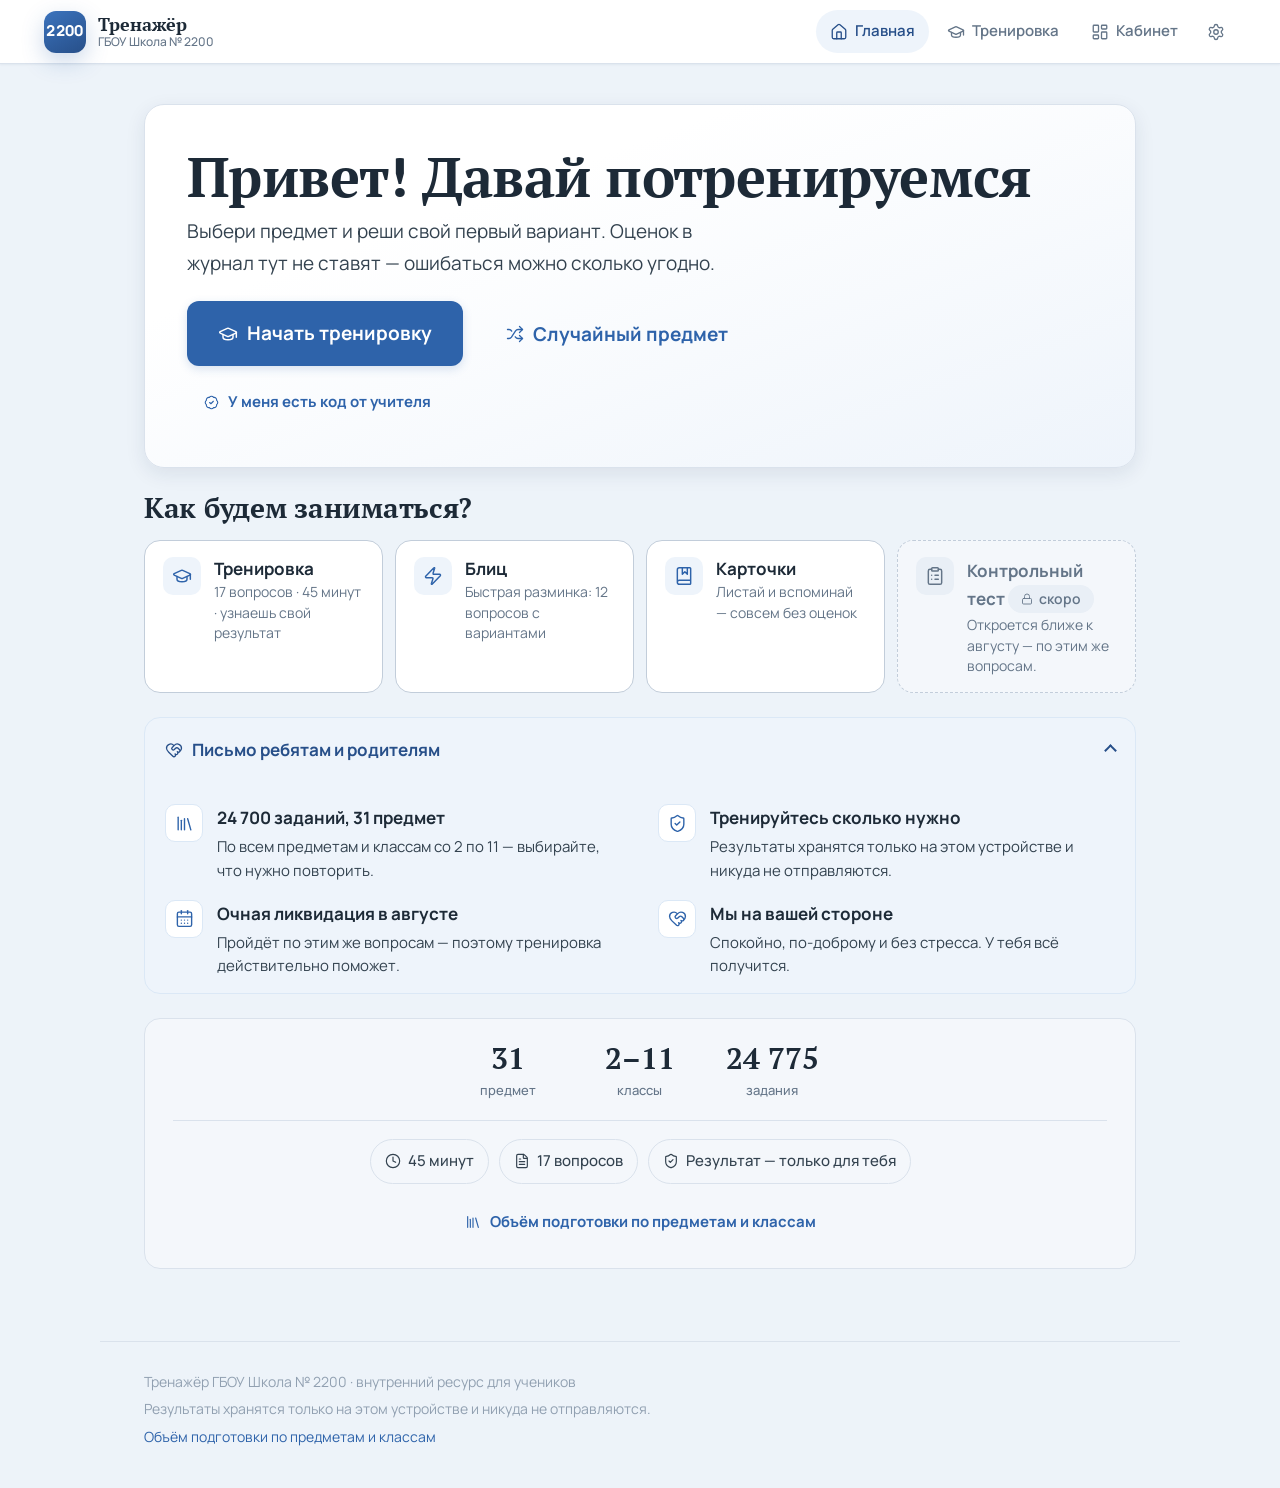
<file: index.html>
<!DOCTYPE html>
<html lang="ru">
<head>
<meta charset="UTF-8">
<meta name="viewport" content="width=device-width, initial-scale=1.0, viewport-fit=cover">
<meta name="theme-color" content="#2E63AA">
<meta name="description" content="Тренажёр ГБОУ Школа № 2200 — спокойная подготовка к ликвидации академической задолженности. 31 предмет, 2–11 классы, более 24 700 заданий.">
<title>Тренажёр · ГБОУ Школа № 2200</title>
<link rel="manifest" href="manifest.webmanifest">
<link rel="icon" type="image/png" href="assets/icons/favicon-64.png">
<link rel="apple-touch-icon" href="assets/icons/apple-touch-icon-180.png">
<meta name="apple-mobile-web-app-capable" content="yes">
<meta name="apple-mobile-web-app-title" content="Тренажёр 2200">
<meta property="og:type" content="website">
<meta property="og:title" content="Тренажёр · ГБОУ Школа № 2200">
<meta property="og:description" content="Спокойная подготовка к ликвидации академической задолженности: 31 предмет, 2–11 классы, более 24 700 заданий.">
<meta property="og:image" content="assets/icons/icon-512.png">
<link rel="stylesheet" href="assets/katex/katex.min.css">
<link rel="stylesheet" href="css/ds.css">
<link rel="stylesheet" href="css/app.css">
</head>
<body>
  <header class="appbar" id="appbar">
    <a class="brand" href="#/" data-link aria-label="Тренажёр, на главную">
      <span class="brand__badge">2200</span>
      <span class="brand__words">
        <span class="brand__name">Тренажёр</span>
        <span class="brand__sub">ГБОУ Школа № 2200</span>
      </span>
    </a>
    <nav class="appnav" id="appnav"></nav>
  </header>

  <main id="app" class="app-main"><!-- views render here --></main>

  <footer class="appfoot" id="appfoot">
    <span>Тренажёр ГБОУ Школа № 2200 · внутренний ресурс для учеников</span>
    <span class="appfoot__note">Результаты хранятся только на этом устройстве и никуда не отправляются.</span>
    <span><a href="#/scope">Объём подготовки по предметам и классам</a></span>
  </footer>

  <script defer src="assets/katex/katex.min.js"></script>
  <script defer src="assets/qrcode.js"></script>
  <script defer src="js/icons.js"></script>
  <script defer src="js/store.js"></script>
  <script defer src="js/engine.js"></script>
  <script defer src="js/app.js"></script>
</body>
</html>
</file>
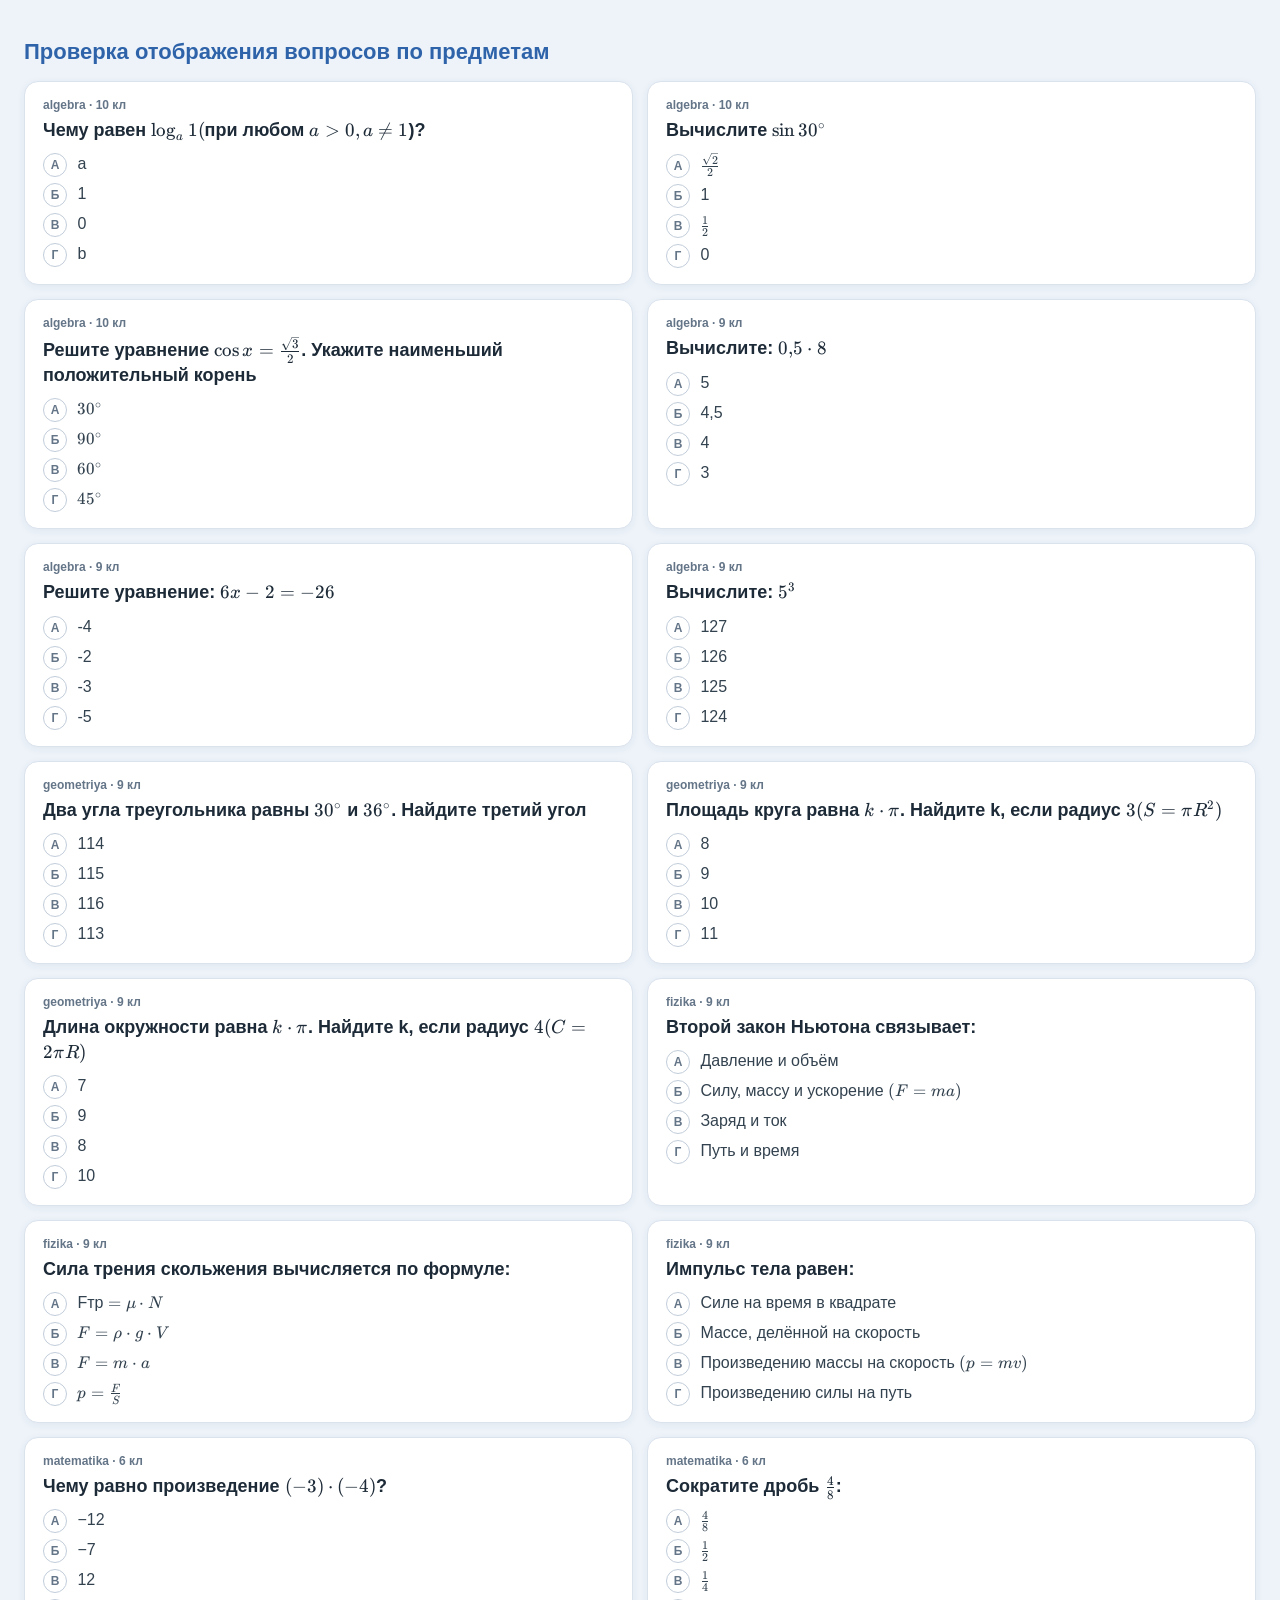
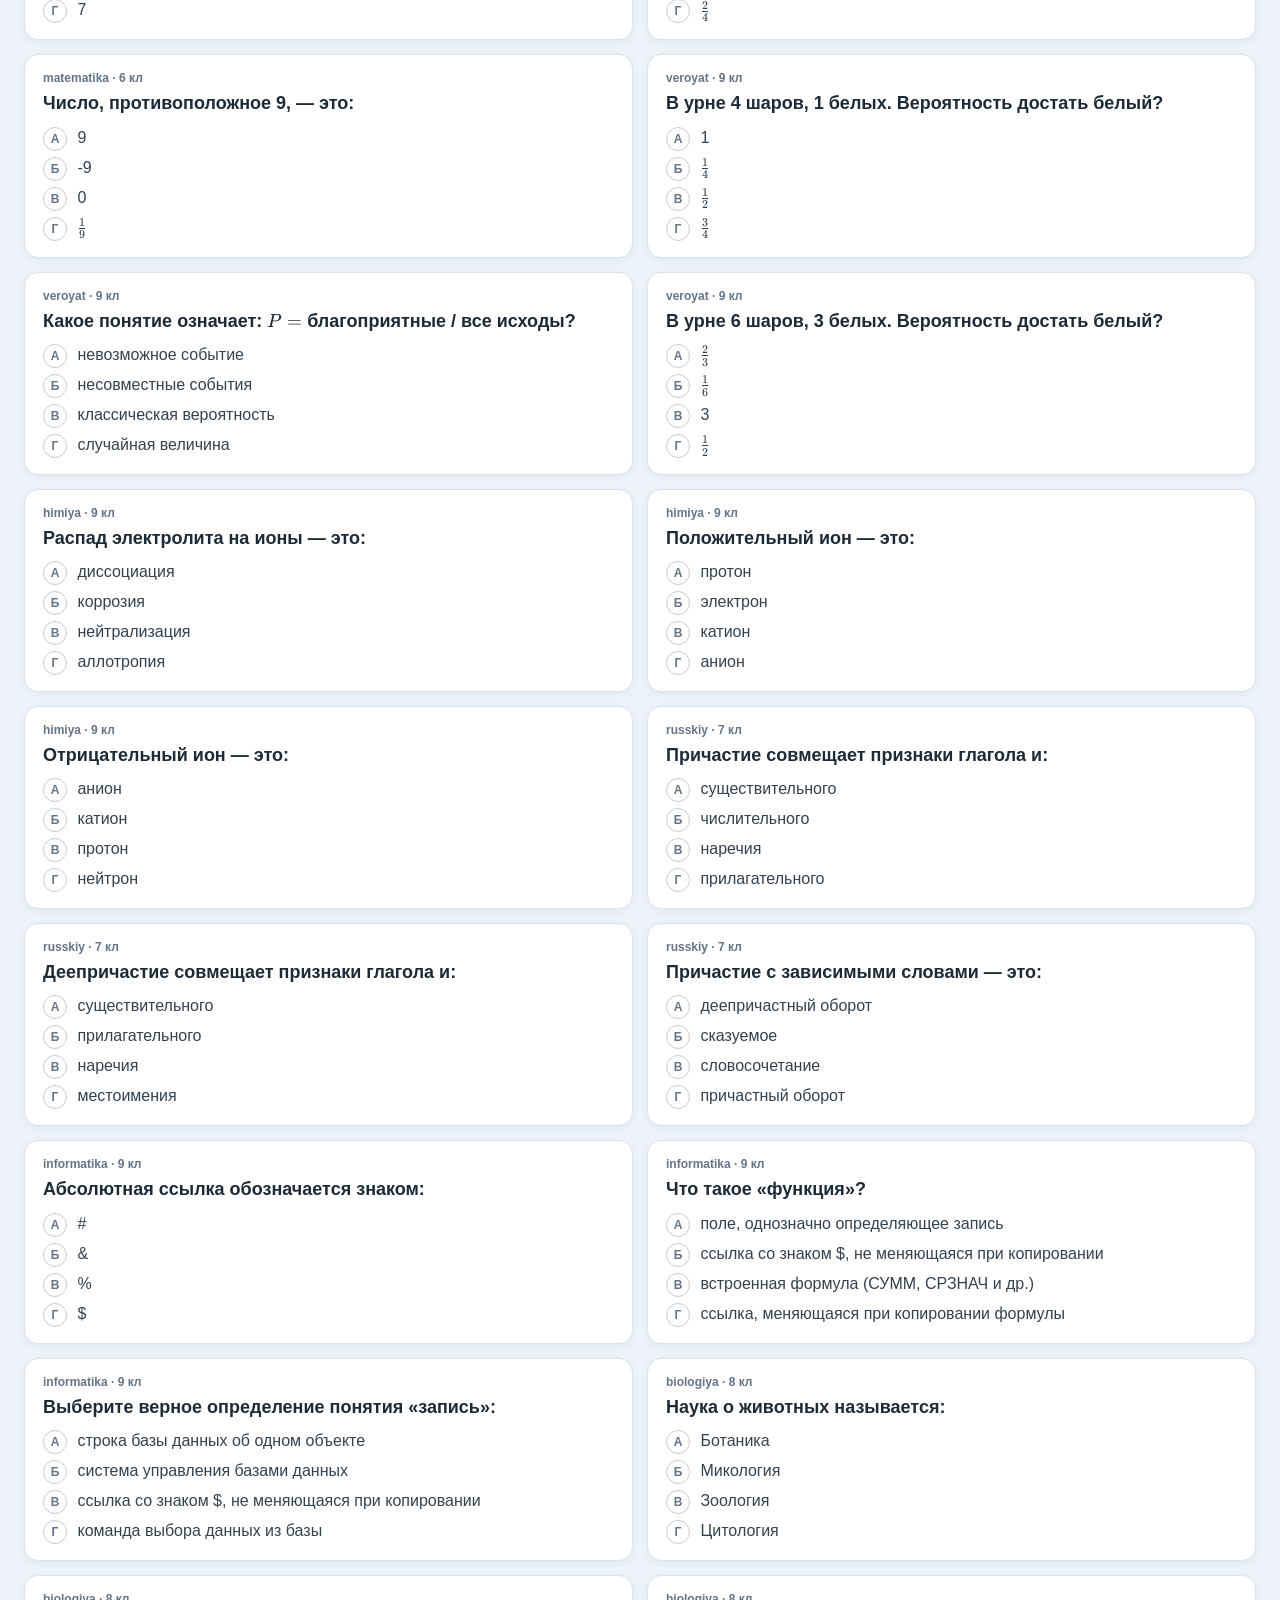
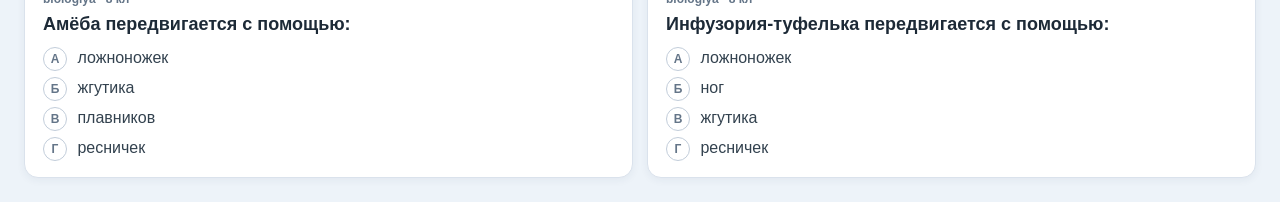
<file: _gallery.html>
<!DOCTYPE html><html lang="ru"><head><meta charset="UTF-8"><meta name="viewport" content="width=device-width,initial-scale=1"><link rel="stylesheet" href="assets/katex/katex.min.css"><title>Галерея отображения</title><style>body{font-family:-apple-system,Segoe UI,Roboto,Arial,sans-serif;background:#EDF3F9;color:#1D2A37;margin:0;padding:24px}h1{font-size:22px;color:#2E63AA}.grid{display:grid;grid-template-columns:repeat(auto-fill,minmax(420px,1fr));gap:14px;margin-top:16px}.card{background:#fff;border:1px solid #DAE2EC;border-radius:14px;padding:16px 18px;box-shadow:0 2px 8px rgba(27,48,80,.06)}.tag{font-size:12px;color:#647588;font-weight:600;margin-bottom:6px}.q{font-size:18px;font-weight:600;line-height:1.4}.opts{margin-top:10px;display:flex;flex-direction:column;gap:6px}.opt{font-size:16px;color:#33424F}.let{display:inline-grid;place-items:center;width:22px;height:22px;border:1.5px solid #C2CDDA;border-radius:999px;font-size:12px;font-weight:700;color:#647588;margin-right:6px}.katex{font-size:1.05em}</style></head><body><h1>Проверка отображения вопросов по предметам</h1><div class="grid"><div class="card"><div class="tag">algebra · 10 кл</div><div class="q">Чему равен <span class="katex"><span class="katex-mathml"><math xmlns="http://www.w3.org/1998/Math/MathML"><semantics><mrow><msub><mrow><mi>log</mi><mo>⁡</mo></mrow><mi>a</mi></msub><mn>1</mn><mo stretchy="false">(</mo></mrow><annotation encoding="application/x-tex">\log_{a} 1 (</annotation></semantics></math></span><span class="katex-html" aria-hidden="true"><span class="base"><span class="strut" style="height:1em;vertical-align:-0.25em;"></span><span class="mop"><span class="mop">lo<span style="margin-right:0.0139em;">g</span></span><span class="msupsub"><span class="vlist-t vlist-t2"><span class="vlist-r"><span class="vlist" style="height:0.0573em;"><span style="top:-2.4559em;margin-right:0.05em;"><span class="pstrut" style="height:2.7em;"></span><span class="sizing reset-size6 size3 mtight"><span class="mord mtight"><span class="mord mathnormal mtight">a</span></span></span></span></span><span class="vlist-s">​</span></span><span class="vlist-r"><span class="vlist" style="height:0.2441em;"><span></span></span></span></span></span></span><span class="mspace" style="margin-right:0.1667em;"></span><span class="mord">1</span><span class="mopen">(</span></span></span></span>при любом <span class="katex"><span class="katex-mathml"><math xmlns="http://www.w3.org/1998/Math/MathML"><semantics><mrow><mi>a</mi><mo>&gt;</mo><mn>0</mn><mo separator="true">,</mo><mi>a</mi><mo mathvariant="normal">≠</mo><mn>1</mn></mrow><annotation encoding="application/x-tex">a&gt;0, a \ne 1</annotation></semantics></math></span><span class="katex-html" aria-hidden="true"><span class="base"><span class="strut" style="height:0.5782em;vertical-align:-0.0391em;"></span><span class="mord mathnormal">a</span><span class="mspace" style="margin-right:0.2778em;"></span><span class="mrel">&gt;</span><span class="mspace" style="margin-right:0.2778em;"></span></span><span class="base"><span class="strut" style="height:0.8889em;vertical-align:-0.1944em;"></span><span class="mord">0</span><span class="mpunct">,</span><span class="mspace" style="margin-right:0.1667em;"></span><span class="mord mathnormal">a</span><span class="mspace" style="margin-right:0.2778em;"></span><span class="mrel"><span class="mrel"><span class="mord vbox"><span class="thinbox"><span class="rlap"><span class="strut" style="height:0.8889em;vertical-align:-0.1944em;"></span><span class="inner"><span class="mord"><span class="mrel"></span></span></span><span class="fix"></span></span></span></span></span><span class="mspace nobreak"></span><span class="mrel">=</span></span><span class="mspace" style="margin-right:0.2778em;"></span></span><span class="base"><span class="strut" style="height:0.6444em;"></span><span class="mord">1</span></span></span></span>)?</div><div class="opts"><div class="opt"><span class="let">А</span> a</div><div class="opt"><span class="let">Б</span> 1</div><div class="opt"><span class="let">В</span> 0</div><div class="opt"><span class="let">Г</span> b</div></div></div><div class="card"><div class="tag">algebra · 10 кл</div><div class="q">Вычислите <span class="katex"><span class="katex-mathml"><math xmlns="http://www.w3.org/1998/Math/MathML"><semantics><mrow><mi>sin</mi><mo>⁡</mo><msup><mn>30</mn><mo lspace="0em" rspace="0em">∘</mo></msup></mrow><annotation encoding="application/x-tex">\sin 30^{\circ}</annotation></semantics></math></span><span class="katex-html" aria-hidden="true"><span class="base"><span class="strut" style="height:0.6741em;"></span><span class="mop">sin</span><span class="mspace" style="margin-right:0.1667em;"></span><span class="mord">3</span><span class="mord"><span class="mord">0</span><span class="msupsub"><span class="vlist-t"><span class="vlist-r"><span class="vlist" style="height:0.6741em;"><span style="top:-3.063em;margin-right:0.05em;"><span class="pstrut" style="height:2.7em;"></span><span class="sizing reset-size6 size3 mtight"><span class="mord mtight"><span class="mord mtight">∘</span></span></span></span></span></span></span></span></span></span></span></span></div><div class="opts"><div class="opt"><span class="let">А</span> <span class="katex"><span class="katex-mathml"><math xmlns="http://www.w3.org/1998/Math/MathML"><semantics><mrow><mfrac><msqrt><mn>2</mn></msqrt><mn>2</mn></mfrac></mrow><annotation encoding="application/x-tex">\frac{\sqrt{2}}{2}</annotation></semantics></math></span><span class="katex-html" aria-hidden="true"><span class="base"><span class="strut" style="height:1.383em;vertical-align:-0.345em;"></span><span class="mord"><span class="mopen nulldelimiter"></span><span class="mfrac"><span class="vlist-t vlist-t2"><span class="vlist-r"><span class="vlist" style="height:1.038em;"><span style="top:-2.655em;"><span class="pstrut" style="height:3em;"></span><span class="sizing reset-size6 size3 mtight"><span class="mord mtight"><span class="mord mtight">2</span></span></span></span><span style="top:-3.23em;"><span class="pstrut" style="height:3em;"></span><span class="frac-line" style="border-bottom-width:0.04em;"></span></span><span style="top:-3.399em;"><span class="pstrut" style="height:3em;"></span><span class="sizing reset-size6 size3 mtight"><span class="mord mtight"><span class="mord sqrt mtight"><span class="vlist-t vlist-t2"><span class="vlist-r"><span class="vlist" style="height:0.9128em;"><span class="svg-align" style="top:-3em;"><span class="pstrut" style="height:3em;"></span><span class="mord mtight" style="padding-left:0.833em;"><span class="mord mtight">2</span></span></span><span style="top:-2.8728em;"><span class="pstrut" style="height:3em;"></span><span class="hide-tail mtight" style="min-width:0.853em;height:1.08em;"><svg xmlns="http://www.w3.org/2000/svg" width="400em" height="1.08em" viewBox="0 0 400000 1080" preserveAspectRatio="xMinYMin slice"><path d="M95,702
c-2.7,0,-7.17,-2.7,-13.5,-8c-5.8,-5.3,-9.5,-10,-9.5,-14
c0,-2,0.3,-3.3,1,-4c1.3,-2.7,23.83,-20.7,67.5,-54
c44.2,-33.3,65.8,-50.3,66.5,-51c1.3,-1.3,3,-2,5,-2c4.7,0,8.7,3.3,12,10
s173,378,173,378c0.7,0,35.3,-71,104,-213c68.7,-142,137.5,-285,206.5,-429
c69,-144,104.5,-217.7,106.5,-221
l0 -0
c5.3,-9.3,12,-14,20,-14
H400000v40H845.2724
s-225.272,467,-225.272,467s-235,486,-235,486c-2.7,4.7,-9,7,-19,7
c-6,0,-10,-1,-12,-3s-194,-422,-194,-422s-65,47,-65,47z
M834 80h400000v40h-400000z"/></svg></span></span></span><span class="vlist-s">​</span></span><span class="vlist-r"><span class="vlist" style="height:0.1272em;"><span></span></span></span></span></span></span></span></span></span><span class="vlist-s">​</span></span><span class="vlist-r"><span class="vlist" style="height:0.345em;"><span></span></span></span></span></span><span class="mclose nulldelimiter"></span></span></span></span></span></div><div class="opt"><span class="let">Б</span> 1</div><div class="opt"><span class="let">В</span> <span class="katex"><span class="katex-mathml"><math xmlns="http://www.w3.org/1998/Math/MathML"><semantics><mrow><mfrac><mn>1</mn><mn>2</mn></mfrac></mrow><annotation encoding="application/x-tex">\frac{1}{2}</annotation></semantics></math></span><span class="katex-html" aria-hidden="true"><span class="base"><span class="strut" style="height:1.1901em;vertical-align:-0.345em;"></span><span class="mord"><span class="mopen nulldelimiter"></span><span class="mfrac"><span class="vlist-t vlist-t2"><span class="vlist-r"><span class="vlist" style="height:0.8451em;"><span style="top:-2.655em;"><span class="pstrut" style="height:3em;"></span><span class="sizing reset-size6 size3 mtight"><span class="mord mtight"><span class="mord mtight">2</span></span></span></span><span style="top:-3.23em;"><span class="pstrut" style="height:3em;"></span><span class="frac-line" style="border-bottom-width:0.04em;"></span></span><span style="top:-3.394em;"><span class="pstrut" style="height:3em;"></span><span class="sizing reset-size6 size3 mtight"><span class="mord mtight"><span class="mord mtight">1</span></span></span></span></span><span class="vlist-s">​</span></span><span class="vlist-r"><span class="vlist" style="height:0.345em;"><span></span></span></span></span></span><span class="mclose nulldelimiter"></span></span></span></span></span></div><div class="opt"><span class="let">Г</span> 0</div></div></div><div class="card"><div class="tag">algebra · 10 кл</div><div class="q">Решите уравнение <span class="katex"><span class="katex-mathml"><math xmlns="http://www.w3.org/1998/Math/MathML"><semantics><mrow><mi>cos</mi><mo>⁡</mo><mi>x</mi><mo>=</mo><mfrac><msqrt><mn>3</mn></msqrt><mn>2</mn></mfrac></mrow><annotation encoding="application/x-tex">\cos x = \frac{\sqrt{3}}{2}</annotation></semantics></math></span><span class="katex-html" aria-hidden="true"><span class="base"><span class="strut" style="height:0.4306em;"></span><span class="mop">cos</span><span class="mspace" style="margin-right:0.1667em;"></span><span class="mord mathnormal">x</span><span class="mspace" style="margin-right:0.2778em;"></span><span class="mrel">=</span><span class="mspace" style="margin-right:0.2778em;"></span></span><span class="base"><span class="strut" style="height:1.383em;vertical-align:-0.345em;"></span><span class="mord"><span class="mopen nulldelimiter"></span><span class="mfrac"><span class="vlist-t vlist-t2"><span class="vlist-r"><span class="vlist" style="height:1.038em;"><span style="top:-2.655em;"><span class="pstrut" style="height:3em;"></span><span class="sizing reset-size6 size3 mtight"><span class="mord mtight"><span class="mord mtight">2</span></span></span></span><span style="top:-3.23em;"><span class="pstrut" style="height:3em;"></span><span class="frac-line" style="border-bottom-width:0.04em;"></span></span><span style="top:-3.399em;"><span class="pstrut" style="height:3em;"></span><span class="sizing reset-size6 size3 mtight"><span class="mord mtight"><span class="mord sqrt mtight"><span class="vlist-t vlist-t2"><span class="vlist-r"><span class="vlist" style="height:0.9128em;"><span class="svg-align" style="top:-3em;"><span class="pstrut" style="height:3em;"></span><span class="mord mtight" style="padding-left:0.833em;"><span class="mord mtight">3</span></span></span><span style="top:-2.8728em;"><span class="pstrut" style="height:3em;"></span><span class="hide-tail mtight" style="min-width:0.853em;height:1.08em;"><svg xmlns="http://www.w3.org/2000/svg" width="400em" height="1.08em" viewBox="0 0 400000 1080" preserveAspectRatio="xMinYMin slice"><path d="M95,702
c-2.7,0,-7.17,-2.7,-13.5,-8c-5.8,-5.3,-9.5,-10,-9.5,-14
c0,-2,0.3,-3.3,1,-4c1.3,-2.7,23.83,-20.7,67.5,-54
c44.2,-33.3,65.8,-50.3,66.5,-51c1.3,-1.3,3,-2,5,-2c4.7,0,8.7,3.3,12,10
s173,378,173,378c0.7,0,35.3,-71,104,-213c68.7,-142,137.5,-285,206.5,-429
c69,-144,104.5,-217.7,106.5,-221
l0 -0
c5.3,-9.3,12,-14,20,-14
H400000v40H845.2724
s-225.272,467,-225.272,467s-235,486,-235,486c-2.7,4.7,-9,7,-19,7
c-6,0,-10,-1,-12,-3s-194,-422,-194,-422s-65,47,-65,47z
M834 80h400000v40h-400000z"/></svg></span></span></span><span class="vlist-s">​</span></span><span class="vlist-r"><span class="vlist" style="height:0.1272em;"><span></span></span></span></span></span></span></span></span></span><span class="vlist-s">​</span></span><span class="vlist-r"><span class="vlist" style="height:0.345em;"><span></span></span></span></span></span><span class="mclose nulldelimiter"></span></span></span></span></span>. Укажите наименьший положительный корень</div><div class="opts"><div class="opt"><span class="let">А</span> <span class="katex"><span class="katex-mathml"><math xmlns="http://www.w3.org/1998/Math/MathML"><semantics><mrow><msup><mn>30</mn><mo lspace="0em" rspace="0em">∘</mo></msup></mrow><annotation encoding="application/x-tex">30^{\circ}</annotation></semantics></math></span><span class="katex-html" aria-hidden="true"><span class="base"><span class="strut" style="height:0.6741em;"></span><span class="mord">3</span><span class="mord"><span class="mord">0</span><span class="msupsub"><span class="vlist-t"><span class="vlist-r"><span class="vlist" style="height:0.6741em;"><span style="top:-3.063em;margin-right:0.05em;"><span class="pstrut" style="height:2.7em;"></span><span class="sizing reset-size6 size3 mtight"><span class="mord mtight"><span class="mord mtight">∘</span></span></span></span></span></span></span></span></span></span></span></span></div><div class="opt"><span class="let">Б</span> <span class="katex"><span class="katex-mathml"><math xmlns="http://www.w3.org/1998/Math/MathML"><semantics><mrow><msup><mn>90</mn><mo lspace="0em" rspace="0em">∘</mo></msup></mrow><annotation encoding="application/x-tex">90^{\circ}</annotation></semantics></math></span><span class="katex-html" aria-hidden="true"><span class="base"><span class="strut" style="height:0.6741em;"></span><span class="mord">9</span><span class="mord"><span class="mord">0</span><span class="msupsub"><span class="vlist-t"><span class="vlist-r"><span class="vlist" style="height:0.6741em;"><span style="top:-3.063em;margin-right:0.05em;"><span class="pstrut" style="height:2.7em;"></span><span class="sizing reset-size6 size3 mtight"><span class="mord mtight"><span class="mord mtight">∘</span></span></span></span></span></span></span></span></span></span></span></span></div><div class="opt"><span class="let">В</span> <span class="katex"><span class="katex-mathml"><math xmlns="http://www.w3.org/1998/Math/MathML"><semantics><mrow><msup><mn>60</mn><mo lspace="0em" rspace="0em">∘</mo></msup></mrow><annotation encoding="application/x-tex">60^{\circ}</annotation></semantics></math></span><span class="katex-html" aria-hidden="true"><span class="base"><span class="strut" style="height:0.6741em;"></span><span class="mord">6</span><span class="mord"><span class="mord">0</span><span class="msupsub"><span class="vlist-t"><span class="vlist-r"><span class="vlist" style="height:0.6741em;"><span style="top:-3.063em;margin-right:0.05em;"><span class="pstrut" style="height:2.7em;"></span><span class="sizing reset-size6 size3 mtight"><span class="mord mtight"><span class="mord mtight">∘</span></span></span></span></span></span></span></span></span></span></span></span></div><div class="opt"><span class="let">Г</span> <span class="katex"><span class="katex-mathml"><math xmlns="http://www.w3.org/1998/Math/MathML"><semantics><mrow><msup><mn>45</mn><mo lspace="0em" rspace="0em">∘</mo></msup></mrow><annotation encoding="application/x-tex">45^{\circ}</annotation></semantics></math></span><span class="katex-html" aria-hidden="true"><span class="base"><span class="strut" style="height:0.6741em;"></span><span class="mord">4</span><span class="mord"><span class="mord">5</span><span class="msupsub"><span class="vlist-t"><span class="vlist-r"><span class="vlist" style="height:0.6741em;"><span style="top:-3.063em;margin-right:0.05em;"><span class="pstrut" style="height:2.7em;"></span><span class="sizing reset-size6 size3 mtight"><span class="mord mtight"><span class="mord mtight">∘</span></span></span></span></span></span></span></span></span></span></span></span></div></div></div><div class="card"><div class="tag">algebra · 9 кл</div><div class="q">Вычислите: <span class="katex"><span class="katex-mathml"><math xmlns="http://www.w3.org/1998/Math/MathML"><semantics><mrow><mn>0,5</mn><mo>⋅</mo><mn>8</mn></mrow><annotation encoding="application/x-tex">0{,}5 \cdot 8</annotation></semantics></math></span><span class="katex-html" aria-hidden="true"><span class="base"><span class="strut" style="height:0.8389em;vertical-align:-0.1944em;"></span><span class="mord">0</span><span class="mord"><span class="mpunct">,</span></span><span class="mord">5</span><span class="mspace" style="margin-right:0.2222em;"></span><span class="mbin">⋅</span><span class="mspace" style="margin-right:0.2222em;"></span></span><span class="base"><span class="strut" style="height:0.6444em;"></span><span class="mord">8</span></span></span></span></div><div class="opts"><div class="opt"><span class="let">А</span> 5</div><div class="opt"><span class="let">Б</span> 4,5</div><div class="opt"><span class="let">В</span> 4</div><div class="opt"><span class="let">Г</span> 3</div></div></div><div class="card"><div class="tag">algebra · 9 кл</div><div class="q">Решите уравнение: <span class="katex"><span class="katex-mathml"><math xmlns="http://www.w3.org/1998/Math/MathML"><semantics><mrow><mn>6</mn><mi>x</mi><mo>−</mo><mn>2</mn><mo>=</mo><mo>−</mo><mn>26</mn></mrow><annotation encoding="application/x-tex">6x - 2 = -26</annotation></semantics></math></span><span class="katex-html" aria-hidden="true"><span class="base"><span class="strut" style="height:0.7278em;vertical-align:-0.0833em;"></span><span class="mord">6</span><span class="mord mathnormal">x</span><span class="mspace" style="margin-right:0.2222em;"></span><span class="mbin">−</span><span class="mspace" style="margin-right:0.2222em;"></span></span><span class="base"><span class="strut" style="height:0.6444em;"></span><span class="mord">2</span><span class="mspace" style="margin-right:0.2778em;"></span><span class="mrel">=</span><span class="mspace" style="margin-right:0.2778em;"></span></span><span class="base"><span class="strut" style="height:0.7278em;vertical-align:-0.0833em;"></span><span class="mord">−</span><span class="mord">26</span></span></span></span></div><div class="opts"><div class="opt"><span class="let">А</span> -4</div><div class="opt"><span class="let">Б</span> -2</div><div class="opt"><span class="let">В</span> -3</div><div class="opt"><span class="let">Г</span> -5</div></div></div><div class="card"><div class="tag">algebra · 9 кл</div><div class="q">Вычислите: <span class="katex"><span class="katex-mathml"><math xmlns="http://www.w3.org/1998/Math/MathML"><semantics><mrow><msup><mn>5</mn><mn>3</mn></msup></mrow><annotation encoding="application/x-tex">5^{3}</annotation></semantics></math></span><span class="katex-html" aria-hidden="true"><span class="base"><span class="strut" style="height:0.8141em;"></span><span class="mord"><span class="mord">5</span><span class="msupsub"><span class="vlist-t"><span class="vlist-r"><span class="vlist" style="height:0.8141em;"><span style="top:-3.063em;margin-right:0.05em;"><span class="pstrut" style="height:2.7em;"></span><span class="sizing reset-size6 size3 mtight"><span class="mord mtight"><span class="mord mtight">3</span></span></span></span></span></span></span></span></span></span></span></span></div><div class="opts"><div class="opt"><span class="let">А</span> 127</div><div class="opt"><span class="let">Б</span> 126</div><div class="opt"><span class="let">В</span> 125</div><div class="opt"><span class="let">Г</span> 124</div></div></div><div class="card"><div class="tag">geometriya · 9 кл</div><div class="q">Два угла треугольника равны <span class="katex"><span class="katex-mathml"><math xmlns="http://www.w3.org/1998/Math/MathML"><semantics><mrow><msup><mn>30</mn><mo lspace="0em" rspace="0em">∘</mo></msup></mrow><annotation encoding="application/x-tex">30^{\circ}</annotation></semantics></math></span><span class="katex-html" aria-hidden="true"><span class="base"><span class="strut" style="height:0.6741em;"></span><span class="mord">3</span><span class="mord"><span class="mord">0</span><span class="msupsub"><span class="vlist-t"><span class="vlist-r"><span class="vlist" style="height:0.6741em;"><span style="top:-3.063em;margin-right:0.05em;"><span class="pstrut" style="height:2.7em;"></span><span class="sizing reset-size6 size3 mtight"><span class="mord mtight"><span class="mord mtight">∘</span></span></span></span></span></span></span></span></span></span></span></span> и <span class="katex"><span class="katex-mathml"><math xmlns="http://www.w3.org/1998/Math/MathML"><semantics><mrow><msup><mn>36</mn><mo lspace="0em" rspace="0em">∘</mo></msup></mrow><annotation encoding="application/x-tex">36^{\circ}</annotation></semantics></math></span><span class="katex-html" aria-hidden="true"><span class="base"><span class="strut" style="height:0.6741em;"></span><span class="mord">3</span><span class="mord"><span class="mord">6</span><span class="msupsub"><span class="vlist-t"><span class="vlist-r"><span class="vlist" style="height:0.6741em;"><span style="top:-3.063em;margin-right:0.05em;"><span class="pstrut" style="height:2.7em;"></span><span class="sizing reset-size6 size3 mtight"><span class="mord mtight"><span class="mord mtight">∘</span></span></span></span></span></span></span></span></span></span></span></span>. Найдите третий угол</div><div class="opts"><div class="opt"><span class="let">А</span> 114</div><div class="opt"><span class="let">Б</span> 115</div><div class="opt"><span class="let">В</span> 116</div><div class="opt"><span class="let">Г</span> 113</div></div></div><div class="card"><div class="tag">geometriya · 9 кл</div><div class="q">Площадь круга равна <span class="katex"><span class="katex-mathml"><math xmlns="http://www.w3.org/1998/Math/MathML"><semantics><mrow><mi>k</mi><mo>⋅</mo><mi>π</mi></mrow><annotation encoding="application/x-tex">k \cdot \pi</annotation></semantics></math></span><span class="katex-html" aria-hidden="true"><span class="base"><span class="strut" style="height:0.6944em;"></span><span class="mord mathnormal" style="margin-right:0.0315em;">k</span><span class="mspace" style="margin-right:0.2222em;"></span><span class="mbin">⋅</span><span class="mspace" style="margin-right:0.2222em;"></span></span><span class="base"><span class="strut" style="height:0.4306em;"></span><span class="mord mathnormal" style="margin-right:0.0359em;">π</span></span></span></span>. Найдите k, если радиус <span class="katex"><span class="katex-mathml"><math xmlns="http://www.w3.org/1998/Math/MathML"><semantics><mrow><mn>3</mn><mo stretchy="false">(</mo><mi>S</mi><mo>=</mo><mi>π</mi><msup><mi>R</mi><mn>2</mn></msup><mo stretchy="false">)</mo></mrow><annotation encoding="application/x-tex">3 (S=\pi R^{2})</annotation></semantics></math></span><span class="katex-html" aria-hidden="true"><span class="base"><span class="strut" style="height:1em;vertical-align:-0.25em;"></span><span class="mord">3</span><span class="mopen">(</span><span class="mord mathnormal" style="margin-right:0.0576em;">S</span><span class="mspace" style="margin-right:0.2778em;"></span><span class="mrel">=</span><span class="mspace" style="margin-right:0.2778em;"></span></span><span class="base"><span class="strut" style="height:1.0641em;vertical-align:-0.25em;"></span><span class="mord mathnormal" style="margin-right:0.0359em;">π</span><span class="mord"><span class="mord mathnormal" style="margin-right:0.0077em;">R</span><span class="msupsub"><span class="vlist-t"><span class="vlist-r"><span class="vlist" style="height:0.8141em;"><span style="top:-3.063em;margin-right:0.05em;"><span class="pstrut" style="height:2.7em;"></span><span class="sizing reset-size6 size3 mtight"><span class="mord mtight"><span class="mord mtight">2</span></span></span></span></span></span></span></span></span><span class="mclose">)</span></span></span></span></div><div class="opts"><div class="opt"><span class="let">А</span> 8</div><div class="opt"><span class="let">Б</span> 9</div><div class="opt"><span class="let">В</span> 10</div><div class="opt"><span class="let">Г</span> 11</div></div></div><div class="card"><div class="tag">geometriya · 9 кл</div><div class="q">Длина окружности равна <span class="katex"><span class="katex-mathml"><math xmlns="http://www.w3.org/1998/Math/MathML"><semantics><mrow><mi>k</mi><mo>⋅</mo><mi>π</mi></mrow><annotation encoding="application/x-tex">k \cdot \pi</annotation></semantics></math></span><span class="katex-html" aria-hidden="true"><span class="base"><span class="strut" style="height:0.6944em;"></span><span class="mord mathnormal" style="margin-right:0.0315em;">k</span><span class="mspace" style="margin-right:0.2222em;"></span><span class="mbin">⋅</span><span class="mspace" style="margin-right:0.2222em;"></span></span><span class="base"><span class="strut" style="height:0.4306em;"></span><span class="mord mathnormal" style="margin-right:0.0359em;">π</span></span></span></span>. Найдите k, если радиус <span class="katex"><span class="katex-mathml"><math xmlns="http://www.w3.org/1998/Math/MathML"><semantics><mrow><mn>4</mn><mo stretchy="false">(</mo><mi>C</mi><mo>=</mo><mn>2</mn><mi>π</mi><mi>R</mi><mo stretchy="false">)</mo></mrow><annotation encoding="application/x-tex">4 (C=2\pi R)</annotation></semantics></math></span><span class="katex-html" aria-hidden="true"><span class="base"><span class="strut" style="height:1em;vertical-align:-0.25em;"></span><span class="mord">4</span><span class="mopen">(</span><span class="mord mathnormal" style="margin-right:0.0715em;">C</span><span class="mspace" style="margin-right:0.2778em;"></span><span class="mrel">=</span><span class="mspace" style="margin-right:0.2778em;"></span></span><span class="base"><span class="strut" style="height:1em;vertical-align:-0.25em;"></span><span class="mord">2</span><span class="mord mathnormal" style="margin-right:0.0359em;">π</span><span class="mord mathnormal" style="margin-right:0.0077em;">R</span><span class="mclose">)</span></span></span></span></div><div class="opts"><div class="opt"><span class="let">А</span> 7</div><div class="opt"><span class="let">Б</span> 9</div><div class="opt"><span class="let">В</span> 8</div><div class="opt"><span class="let">Г</span> 10</div></div></div><div class="card"><div class="tag">fizika · 9 кл</div><div class="q">Второй закон Ньютона связывает:</div><div class="opts"><div class="opt"><span class="let">А</span> Давление и объём</div><div class="opt"><span class="let">Б</span> Силу, массу и ускорение <span class="katex"><span class="katex-mathml"><math xmlns="http://www.w3.org/1998/Math/MathML"><semantics><mrow><mo stretchy="false">(</mo><mi>F</mi><mo>=</mo><mi>m</mi><mi>a</mi><mo stretchy="false">)</mo></mrow><annotation encoding="application/x-tex">(F = ma)</annotation></semantics></math></span><span class="katex-html" aria-hidden="true"><span class="base"><span class="strut" style="height:1em;vertical-align:-0.25em;"></span><span class="mopen">(</span><span class="mord mathnormal" style="margin-right:0.1389em;">F</span><span class="mspace" style="margin-right:0.2778em;"></span><span class="mrel">=</span><span class="mspace" style="margin-right:0.2778em;"></span></span><span class="base"><span class="strut" style="height:1em;vertical-align:-0.25em;"></span><span class="mord mathnormal">ma</span><span class="mclose">)</span></span></span></span></div><div class="opt"><span class="let">В</span> Заряд и ток</div><div class="opt"><span class="let">Г</span> Путь и время</div></div></div><div class="card"><div class="tag">fizika · 9 кл</div><div class="q">Сила трения скольжения вычисляется по формуле:</div><div class="opts"><div class="opt"><span class="let">А</span> Fтр <span class="katex"><span class="katex-mathml"><math xmlns="http://www.w3.org/1998/Math/MathML"><semantics><mrow><mo>=</mo><mi>μ</mi><mo>⋅</mo><mi>N</mi></mrow><annotation encoding="application/x-tex">= \mu \cdot N</annotation></semantics></math></span><span class="katex-html" aria-hidden="true"><span class="base"><span class="strut" style="height:0.3669em;"></span><span class="mrel">=</span><span class="mspace" style="margin-right:0.2778em;"></span></span><span class="base"><span class="strut" style="height:0.6389em;vertical-align:-0.1944em;"></span><span class="mord mathnormal">μ</span><span class="mspace" style="margin-right:0.2222em;"></span><span class="mbin">⋅</span><span class="mspace" style="margin-right:0.2222em;"></span></span><span class="base"><span class="strut" style="height:0.6833em;"></span><span class="mord mathnormal" style="margin-right:0.109em;">N</span></span></span></span></div><div class="opt"><span class="let">Б</span> <span class="katex"><span class="katex-mathml"><math xmlns="http://www.w3.org/1998/Math/MathML"><semantics><mrow><mi>F</mi><mo>=</mo><mi>ρ</mi><mo>⋅</mo><mi>g</mi><mo>⋅</mo><mi>V</mi></mrow><annotation encoding="application/x-tex">F = \rho \cdot g \cdot V</annotation></semantics></math></span><span class="katex-html" aria-hidden="true"><span class="base"><span class="strut" style="height:0.6833em;"></span><span class="mord mathnormal" style="margin-right:0.1389em;">F</span><span class="mspace" style="margin-right:0.2778em;"></span><span class="mrel">=</span><span class="mspace" style="margin-right:0.2778em;"></span></span><span class="base"><span class="strut" style="height:0.6389em;vertical-align:-0.1944em;"></span><span class="mord mathnormal">ρ</span><span class="mspace" style="margin-right:0.2222em;"></span><span class="mbin">⋅</span><span class="mspace" style="margin-right:0.2222em;"></span></span><span class="base"><span class="strut" style="height:0.6389em;vertical-align:-0.1944em;"></span><span class="mord mathnormal" style="margin-right:0.0359em;">g</span><span class="mspace" style="margin-right:0.2222em;"></span><span class="mbin">⋅</span><span class="mspace" style="margin-right:0.2222em;"></span></span><span class="base"><span class="strut" style="height:0.6833em;"></span><span class="mord mathnormal" style="margin-right:0.2222em;">V</span></span></span></span></div><div class="opt"><span class="let">В</span> <span class="katex"><span class="katex-mathml"><math xmlns="http://www.w3.org/1998/Math/MathML"><semantics><mrow><mi>F</mi><mo>=</mo><mi>m</mi><mo>⋅</mo><mi>a</mi></mrow><annotation encoding="application/x-tex">F = m \cdot a</annotation></semantics></math></span><span class="katex-html" aria-hidden="true"><span class="base"><span class="strut" style="height:0.6833em;"></span><span class="mord mathnormal" style="margin-right:0.1389em;">F</span><span class="mspace" style="margin-right:0.2778em;"></span><span class="mrel">=</span><span class="mspace" style="margin-right:0.2778em;"></span></span><span class="base"><span class="strut" style="height:0.4445em;"></span><span class="mord mathnormal">m</span><span class="mspace" style="margin-right:0.2222em;"></span><span class="mbin">⋅</span><span class="mspace" style="margin-right:0.2222em;"></span></span><span class="base"><span class="strut" style="height:0.4306em;"></span><span class="mord mathnormal">a</span></span></span></span></div><div class="opt"><span class="let">Г</span> <span class="katex"><span class="katex-mathml"><math xmlns="http://www.w3.org/1998/Math/MathML"><semantics><mrow><mi>p</mi><mo>=</mo><mfrac><mi>F</mi><mi>S</mi></mfrac></mrow><annotation encoding="application/x-tex">p = \frac{F}{S}</annotation></semantics></math></span><span class="katex-html" aria-hidden="true"><span class="base"><span class="strut" style="height:0.625em;vertical-align:-0.1944em;"></span><span class="mord mathnormal">p</span><span class="mspace" style="margin-right:0.2778em;"></span><span class="mrel">=</span><span class="mspace" style="margin-right:0.2778em;"></span></span><span class="base"><span class="strut" style="height:1.2173em;vertical-align:-0.345em;"></span><span class="mord"><span class="mopen nulldelimiter"></span><span class="mfrac"><span class="vlist-t vlist-t2"><span class="vlist-r"><span class="vlist" style="height:0.8723em;"><span style="top:-2.655em;"><span class="pstrut" style="height:3em;"></span><span class="sizing reset-size6 size3 mtight"><span class="mord mtight"><span class="mord mathnormal mtight" style="margin-right:0.0576em;">S</span></span></span></span><span style="top:-3.23em;"><span class="pstrut" style="height:3em;"></span><span class="frac-line" style="border-bottom-width:0.04em;"></span></span><span style="top:-3.394em;"><span class="pstrut" style="height:3em;"></span><span class="sizing reset-size6 size3 mtight"><span class="mord mtight"><span class="mord mathnormal mtight" style="margin-right:0.1389em;">F</span></span></span></span></span><span class="vlist-s">​</span></span><span class="vlist-r"><span class="vlist" style="height:0.345em;"><span></span></span></span></span></span><span class="mclose nulldelimiter"></span></span></span></span></span></div></div></div><div class="card"><div class="tag">fizika · 9 кл</div><div class="q">Импульс тела равен:</div><div class="opts"><div class="opt"><span class="let">А</span> Силе на время в квадрате</div><div class="opt"><span class="let">Б</span> Массе, делённой на скорость</div><div class="opt"><span class="let">В</span> Произведению массы на скорость <span class="katex"><span class="katex-mathml"><math xmlns="http://www.w3.org/1998/Math/MathML"><semantics><mrow><mo stretchy="false">(</mo><mi>p</mi><mo>=</mo><mi>m</mi><mi>v</mi><mo stretchy="false">)</mo></mrow><annotation encoding="application/x-tex">(p = mv)</annotation></semantics></math></span><span class="katex-html" aria-hidden="true"><span class="base"><span class="strut" style="height:1em;vertical-align:-0.25em;"></span><span class="mopen">(</span><span class="mord mathnormal">p</span><span class="mspace" style="margin-right:0.2778em;"></span><span class="mrel">=</span><span class="mspace" style="margin-right:0.2778em;"></span></span><span class="base"><span class="strut" style="height:1em;vertical-align:-0.25em;"></span><span class="mord mathnormal">m</span><span class="mord mathnormal" style="margin-right:0.0359em;">v</span><span class="mclose">)</span></span></span></span></div><div class="opt"><span class="let">Г</span> Произведению силы на путь</div></div></div><div class="card"><div class="tag">matematika · 6 кл</div><div class="q">Чему равно произведение <span class="katex"><span class="katex-mathml"><math xmlns="http://www.w3.org/1998/Math/MathML"><semantics><mrow><mo stretchy="false">(</mo><mo>−</mo><mn>3</mn><mo stretchy="false">)</mo><mo>⋅</mo><mo stretchy="false">(</mo><mo>−</mo><mn>4</mn><mo stretchy="false">)</mo></mrow><annotation encoding="application/x-tex">(-3) \cdot (-4)</annotation></semantics></math></span><span class="katex-html" aria-hidden="true"><span class="base"><span class="strut" style="height:1em;vertical-align:-0.25em;"></span><span class="mopen">(</span><span class="mord">−</span><span class="mord">3</span><span class="mclose">)</span><span class="mspace" style="margin-right:0.2222em;"></span><span class="mbin">⋅</span><span class="mspace" style="margin-right:0.2222em;"></span></span><span class="base"><span class="strut" style="height:1em;vertical-align:-0.25em;"></span><span class="mopen">(</span><span class="mord">−</span><span class="mord">4</span><span class="mclose">)</span></span></span></span>?</div><div class="opts"><div class="opt"><span class="let">А</span> −12</div><div class="opt"><span class="let">Б</span> −7</div><div class="opt"><span class="let">В</span> 12</div><div class="opt"><span class="let">Г</span> 7</div></div></div><div class="card"><div class="tag">matematika · 6 кл</div><div class="q">Сократите дробь <span class="katex"><span class="katex-mathml"><math xmlns="http://www.w3.org/1998/Math/MathML"><semantics><mrow><mfrac><mn>4</mn><mn>8</mn></mfrac></mrow><annotation encoding="application/x-tex">\frac{4}{8}</annotation></semantics></math></span><span class="katex-html" aria-hidden="true"><span class="base"><span class="strut" style="height:1.1901em;vertical-align:-0.345em;"></span><span class="mord"><span class="mopen nulldelimiter"></span><span class="mfrac"><span class="vlist-t vlist-t2"><span class="vlist-r"><span class="vlist" style="height:0.8451em;"><span style="top:-2.655em;"><span class="pstrut" style="height:3em;"></span><span class="sizing reset-size6 size3 mtight"><span class="mord mtight"><span class="mord mtight">8</span></span></span></span><span style="top:-3.23em;"><span class="pstrut" style="height:3em;"></span><span class="frac-line" style="border-bottom-width:0.04em;"></span></span><span style="top:-3.394em;"><span class="pstrut" style="height:3em;"></span><span class="sizing reset-size6 size3 mtight"><span class="mord mtight"><span class="mord mtight">4</span></span></span></span></span><span class="vlist-s">​</span></span><span class="vlist-r"><span class="vlist" style="height:0.345em;"><span></span></span></span></span></span><span class="mclose nulldelimiter"></span></span></span></span></span>:</div><div class="opts"><div class="opt"><span class="let">А</span> <span class="katex"><span class="katex-mathml"><math xmlns="http://www.w3.org/1998/Math/MathML"><semantics><mrow><mfrac><mn>4</mn><mn>8</mn></mfrac></mrow><annotation encoding="application/x-tex">\frac{4}{8}</annotation></semantics></math></span><span class="katex-html" aria-hidden="true"><span class="base"><span class="strut" style="height:1.1901em;vertical-align:-0.345em;"></span><span class="mord"><span class="mopen nulldelimiter"></span><span class="mfrac"><span class="vlist-t vlist-t2"><span class="vlist-r"><span class="vlist" style="height:0.8451em;"><span style="top:-2.655em;"><span class="pstrut" style="height:3em;"></span><span class="sizing reset-size6 size3 mtight"><span class="mord mtight"><span class="mord mtight">8</span></span></span></span><span style="top:-3.23em;"><span class="pstrut" style="height:3em;"></span><span class="frac-line" style="border-bottom-width:0.04em;"></span></span><span style="top:-3.394em;"><span class="pstrut" style="height:3em;"></span><span class="sizing reset-size6 size3 mtight"><span class="mord mtight"><span class="mord mtight">4</span></span></span></span></span><span class="vlist-s">​</span></span><span class="vlist-r"><span class="vlist" style="height:0.345em;"><span></span></span></span></span></span><span class="mclose nulldelimiter"></span></span></span></span></span></div><div class="opt"><span class="let">Б</span> <span class="katex"><span class="katex-mathml"><math xmlns="http://www.w3.org/1998/Math/MathML"><semantics><mrow><mfrac><mn>1</mn><mn>2</mn></mfrac></mrow><annotation encoding="application/x-tex">\frac{1}{2}</annotation></semantics></math></span><span class="katex-html" aria-hidden="true"><span class="base"><span class="strut" style="height:1.1901em;vertical-align:-0.345em;"></span><span class="mord"><span class="mopen nulldelimiter"></span><span class="mfrac"><span class="vlist-t vlist-t2"><span class="vlist-r"><span class="vlist" style="height:0.8451em;"><span style="top:-2.655em;"><span class="pstrut" style="height:3em;"></span><span class="sizing reset-size6 size3 mtight"><span class="mord mtight"><span class="mord mtight">2</span></span></span></span><span style="top:-3.23em;"><span class="pstrut" style="height:3em;"></span><span class="frac-line" style="border-bottom-width:0.04em;"></span></span><span style="top:-3.394em;"><span class="pstrut" style="height:3em;"></span><span class="sizing reset-size6 size3 mtight"><span class="mord mtight"><span class="mord mtight">1</span></span></span></span></span><span class="vlist-s">​</span></span><span class="vlist-r"><span class="vlist" style="height:0.345em;"><span></span></span></span></span></span><span class="mclose nulldelimiter"></span></span></span></span></span></div><div class="opt"><span class="let">В</span> <span class="katex"><span class="katex-mathml"><math xmlns="http://www.w3.org/1998/Math/MathML"><semantics><mrow><mfrac><mn>1</mn><mn>4</mn></mfrac></mrow><annotation encoding="application/x-tex">\frac{1}{4}</annotation></semantics></math></span><span class="katex-html" aria-hidden="true"><span class="base"><span class="strut" style="height:1.1901em;vertical-align:-0.345em;"></span><span class="mord"><span class="mopen nulldelimiter"></span><span class="mfrac"><span class="vlist-t vlist-t2"><span class="vlist-r"><span class="vlist" style="height:0.8451em;"><span style="top:-2.655em;"><span class="pstrut" style="height:3em;"></span><span class="sizing reset-size6 size3 mtight"><span class="mord mtight"><span class="mord mtight">4</span></span></span></span><span style="top:-3.23em;"><span class="pstrut" style="height:3em;"></span><span class="frac-line" style="border-bottom-width:0.04em;"></span></span><span style="top:-3.394em;"><span class="pstrut" style="height:3em;"></span><span class="sizing reset-size6 size3 mtight"><span class="mord mtight"><span class="mord mtight">1</span></span></span></span></span><span class="vlist-s">​</span></span><span class="vlist-r"><span class="vlist" style="height:0.345em;"><span></span></span></span></span></span><span class="mclose nulldelimiter"></span></span></span></span></span></div><div class="opt"><span class="let">Г</span> <span class="katex"><span class="katex-mathml"><math xmlns="http://www.w3.org/1998/Math/MathML"><semantics><mrow><mfrac><mn>2</mn><mn>4</mn></mfrac></mrow><annotation encoding="application/x-tex">\frac{2}{4}</annotation></semantics></math></span><span class="katex-html" aria-hidden="true"><span class="base"><span class="strut" style="height:1.1901em;vertical-align:-0.345em;"></span><span class="mord"><span class="mopen nulldelimiter"></span><span class="mfrac"><span class="vlist-t vlist-t2"><span class="vlist-r"><span class="vlist" style="height:0.8451em;"><span style="top:-2.655em;"><span class="pstrut" style="height:3em;"></span><span class="sizing reset-size6 size3 mtight"><span class="mord mtight"><span class="mord mtight">4</span></span></span></span><span style="top:-3.23em;"><span class="pstrut" style="height:3em;"></span><span class="frac-line" style="border-bottom-width:0.04em;"></span></span><span style="top:-3.394em;"><span class="pstrut" style="height:3em;"></span><span class="sizing reset-size6 size3 mtight"><span class="mord mtight"><span class="mord mtight">2</span></span></span></span></span><span class="vlist-s">​</span></span><span class="vlist-r"><span class="vlist" style="height:0.345em;"><span></span></span></span></span></span><span class="mclose nulldelimiter"></span></span></span></span></span></div></div></div><div class="card"><div class="tag">matematika · 6 кл</div><div class="q">Число, противоположное 9, — это:</div><div class="opts"><div class="opt"><span class="let">А</span> 9</div><div class="opt"><span class="let">Б</span> -9</div><div class="opt"><span class="let">В</span> 0</div><div class="opt"><span class="let">Г</span> <span class="katex"><span class="katex-mathml"><math xmlns="http://www.w3.org/1998/Math/MathML"><semantics><mrow><mfrac><mn>1</mn><mn>9</mn></mfrac></mrow><annotation encoding="application/x-tex">\frac{1}{9}</annotation></semantics></math></span><span class="katex-html" aria-hidden="true"><span class="base"><span class="strut" style="height:1.1901em;vertical-align:-0.345em;"></span><span class="mord"><span class="mopen nulldelimiter"></span><span class="mfrac"><span class="vlist-t vlist-t2"><span class="vlist-r"><span class="vlist" style="height:0.8451em;"><span style="top:-2.655em;"><span class="pstrut" style="height:3em;"></span><span class="sizing reset-size6 size3 mtight"><span class="mord mtight"><span class="mord mtight">9</span></span></span></span><span style="top:-3.23em;"><span class="pstrut" style="height:3em;"></span><span class="frac-line" style="border-bottom-width:0.04em;"></span></span><span style="top:-3.394em;"><span class="pstrut" style="height:3em;"></span><span class="sizing reset-size6 size3 mtight"><span class="mord mtight"><span class="mord mtight">1</span></span></span></span></span><span class="vlist-s">​</span></span><span class="vlist-r"><span class="vlist" style="height:0.345em;"><span></span></span></span></span></span><span class="mclose nulldelimiter"></span></span></span></span></span></div></div></div><div class="card"><div class="tag">veroyat · 9 кл</div><div class="q">В урне 4 шаров, 1 белых. Вероятность достать белый?</div><div class="opts"><div class="opt"><span class="let">А</span> 1</div><div class="opt"><span class="let">Б</span> <span class="katex"><span class="katex-mathml"><math xmlns="http://www.w3.org/1998/Math/MathML"><semantics><mrow><mfrac><mn>1</mn><mn>4</mn></mfrac></mrow><annotation encoding="application/x-tex">\frac{1}{4}</annotation></semantics></math></span><span class="katex-html" aria-hidden="true"><span class="base"><span class="strut" style="height:1.1901em;vertical-align:-0.345em;"></span><span class="mord"><span class="mopen nulldelimiter"></span><span class="mfrac"><span class="vlist-t vlist-t2"><span class="vlist-r"><span class="vlist" style="height:0.8451em;"><span style="top:-2.655em;"><span class="pstrut" style="height:3em;"></span><span class="sizing reset-size6 size3 mtight"><span class="mord mtight"><span class="mord mtight">4</span></span></span></span><span style="top:-3.23em;"><span class="pstrut" style="height:3em;"></span><span class="frac-line" style="border-bottom-width:0.04em;"></span></span><span style="top:-3.394em;"><span class="pstrut" style="height:3em;"></span><span class="sizing reset-size6 size3 mtight"><span class="mord mtight"><span class="mord mtight">1</span></span></span></span></span><span class="vlist-s">​</span></span><span class="vlist-r"><span class="vlist" style="height:0.345em;"><span></span></span></span></span></span><span class="mclose nulldelimiter"></span></span></span></span></span></div><div class="opt"><span class="let">В</span> <span class="katex"><span class="katex-mathml"><math xmlns="http://www.w3.org/1998/Math/MathML"><semantics><mrow><mfrac><mn>1</mn><mn>2</mn></mfrac></mrow><annotation encoding="application/x-tex">\frac{1}{2}</annotation></semantics></math></span><span class="katex-html" aria-hidden="true"><span class="base"><span class="strut" style="height:1.1901em;vertical-align:-0.345em;"></span><span class="mord"><span class="mopen nulldelimiter"></span><span class="mfrac"><span class="vlist-t vlist-t2"><span class="vlist-r"><span class="vlist" style="height:0.8451em;"><span style="top:-2.655em;"><span class="pstrut" style="height:3em;"></span><span class="sizing reset-size6 size3 mtight"><span class="mord mtight"><span class="mord mtight">2</span></span></span></span><span style="top:-3.23em;"><span class="pstrut" style="height:3em;"></span><span class="frac-line" style="border-bottom-width:0.04em;"></span></span><span style="top:-3.394em;"><span class="pstrut" style="height:3em;"></span><span class="sizing reset-size6 size3 mtight"><span class="mord mtight"><span class="mord mtight">1</span></span></span></span></span><span class="vlist-s">​</span></span><span class="vlist-r"><span class="vlist" style="height:0.345em;"><span></span></span></span></span></span><span class="mclose nulldelimiter"></span></span></span></span></span></div><div class="opt"><span class="let">Г</span> <span class="katex"><span class="katex-mathml"><math xmlns="http://www.w3.org/1998/Math/MathML"><semantics><mrow><mfrac><mn>3</mn><mn>4</mn></mfrac></mrow><annotation encoding="application/x-tex">\frac{3}{4}</annotation></semantics></math></span><span class="katex-html" aria-hidden="true"><span class="base"><span class="strut" style="height:1.1901em;vertical-align:-0.345em;"></span><span class="mord"><span class="mopen nulldelimiter"></span><span class="mfrac"><span class="vlist-t vlist-t2"><span class="vlist-r"><span class="vlist" style="height:0.8451em;"><span style="top:-2.655em;"><span class="pstrut" style="height:3em;"></span><span class="sizing reset-size6 size3 mtight"><span class="mord mtight"><span class="mord mtight">4</span></span></span></span><span style="top:-3.23em;"><span class="pstrut" style="height:3em;"></span><span class="frac-line" style="border-bottom-width:0.04em;"></span></span><span style="top:-3.394em;"><span class="pstrut" style="height:3em;"></span><span class="sizing reset-size6 size3 mtight"><span class="mord mtight"><span class="mord mtight">3</span></span></span></span></span><span class="vlist-s">​</span></span><span class="vlist-r"><span class="vlist" style="height:0.345em;"><span></span></span></span></span></span><span class="mclose nulldelimiter"></span></span></span></span></span></div></div></div><div class="card"><div class="tag">veroyat · 9 кл</div><div class="q">Какое понятие означает: <span class="katex"><span class="katex-mathml"><math xmlns="http://www.w3.org/1998/Math/MathML"><semantics><mrow><mi>P</mi><mo>=</mo></mrow><annotation encoding="application/x-tex">P =</annotation></semantics></math></span><span class="katex-html" aria-hidden="true"><span class="base"><span class="strut" style="height:0.6833em;"></span><span class="mord mathnormal" style="margin-right:0.1389em;">P</span><span class="mspace" style="margin-right:0.2778em;"></span><span class="mrel">=</span></span></span></span> благоприятные / все исходы?</div><div class="opts"><div class="opt"><span class="let">А</span> невозможное событие</div><div class="opt"><span class="let">Б</span> несовместные события</div><div class="opt"><span class="let">В</span> классическая вероятность</div><div class="opt"><span class="let">Г</span> случайная величина</div></div></div><div class="card"><div class="tag">veroyat · 9 кл</div><div class="q">В урне 6 шаров, 3 белых. Вероятность достать белый?</div><div class="opts"><div class="opt"><span class="let">А</span> <span class="katex"><span class="katex-mathml"><math xmlns="http://www.w3.org/1998/Math/MathML"><semantics><mrow><mfrac><mn>2</mn><mn>3</mn></mfrac></mrow><annotation encoding="application/x-tex">\frac{2}{3}</annotation></semantics></math></span><span class="katex-html" aria-hidden="true"><span class="base"><span class="strut" style="height:1.1901em;vertical-align:-0.345em;"></span><span class="mord"><span class="mopen nulldelimiter"></span><span class="mfrac"><span class="vlist-t vlist-t2"><span class="vlist-r"><span class="vlist" style="height:0.8451em;"><span style="top:-2.655em;"><span class="pstrut" style="height:3em;"></span><span class="sizing reset-size6 size3 mtight"><span class="mord mtight"><span class="mord mtight">3</span></span></span></span><span style="top:-3.23em;"><span class="pstrut" style="height:3em;"></span><span class="frac-line" style="border-bottom-width:0.04em;"></span></span><span style="top:-3.394em;"><span class="pstrut" style="height:3em;"></span><span class="sizing reset-size6 size3 mtight"><span class="mord mtight"><span class="mord mtight">2</span></span></span></span></span><span class="vlist-s">​</span></span><span class="vlist-r"><span class="vlist" style="height:0.345em;"><span></span></span></span></span></span><span class="mclose nulldelimiter"></span></span></span></span></span></div><div class="opt"><span class="let">Б</span> <span class="katex"><span class="katex-mathml"><math xmlns="http://www.w3.org/1998/Math/MathML"><semantics><mrow><mfrac><mn>1</mn><mn>6</mn></mfrac></mrow><annotation encoding="application/x-tex">\frac{1}{6}</annotation></semantics></math></span><span class="katex-html" aria-hidden="true"><span class="base"><span class="strut" style="height:1.1901em;vertical-align:-0.345em;"></span><span class="mord"><span class="mopen nulldelimiter"></span><span class="mfrac"><span class="vlist-t vlist-t2"><span class="vlist-r"><span class="vlist" style="height:0.8451em;"><span style="top:-2.655em;"><span class="pstrut" style="height:3em;"></span><span class="sizing reset-size6 size3 mtight"><span class="mord mtight"><span class="mord mtight">6</span></span></span></span><span style="top:-3.23em;"><span class="pstrut" style="height:3em;"></span><span class="frac-line" style="border-bottom-width:0.04em;"></span></span><span style="top:-3.394em;"><span class="pstrut" style="height:3em;"></span><span class="sizing reset-size6 size3 mtight"><span class="mord mtight"><span class="mord mtight">1</span></span></span></span></span><span class="vlist-s">​</span></span><span class="vlist-r"><span class="vlist" style="height:0.345em;"><span></span></span></span></span></span><span class="mclose nulldelimiter"></span></span></span></span></span></div><div class="opt"><span class="let">В</span> 3</div><div class="opt"><span class="let">Г</span> <span class="katex"><span class="katex-mathml"><math xmlns="http://www.w3.org/1998/Math/MathML"><semantics><mrow><mfrac><mn>1</mn><mn>2</mn></mfrac></mrow><annotation encoding="application/x-tex">\frac{1}{2}</annotation></semantics></math></span><span class="katex-html" aria-hidden="true"><span class="base"><span class="strut" style="height:1.1901em;vertical-align:-0.345em;"></span><span class="mord"><span class="mopen nulldelimiter"></span><span class="mfrac"><span class="vlist-t vlist-t2"><span class="vlist-r"><span class="vlist" style="height:0.8451em;"><span style="top:-2.655em;"><span class="pstrut" style="height:3em;"></span><span class="sizing reset-size6 size3 mtight"><span class="mord mtight"><span class="mord mtight">2</span></span></span></span><span style="top:-3.23em;"><span class="pstrut" style="height:3em;"></span><span class="frac-line" style="border-bottom-width:0.04em;"></span></span><span style="top:-3.394em;"><span class="pstrut" style="height:3em;"></span><span class="sizing reset-size6 size3 mtight"><span class="mord mtight"><span class="mord mtight">1</span></span></span></span></span><span class="vlist-s">​</span></span><span class="vlist-r"><span class="vlist" style="height:0.345em;"><span></span></span></span></span></span><span class="mclose nulldelimiter"></span></span></span></span></span></div></div></div><div class="card"><div class="tag">himiya · 9 кл</div><div class="q">Распад электролита на ионы — это:</div><div class="opts"><div class="opt"><span class="let">А</span> диссоциация</div><div class="opt"><span class="let">Б</span> коррозия</div><div class="opt"><span class="let">В</span> нейтрализация</div><div class="opt"><span class="let">Г</span> аллотропия</div></div></div><div class="card"><div class="tag">himiya · 9 кл</div><div class="q">Положительный ион — это:</div><div class="opts"><div class="opt"><span class="let">А</span> протон</div><div class="opt"><span class="let">Б</span> электрон</div><div class="opt"><span class="let">В</span> катион</div><div class="opt"><span class="let">Г</span> анион</div></div></div><div class="card"><div class="tag">himiya · 9 кл</div><div class="q">Отрицательный ион — это:</div><div class="opts"><div class="opt"><span class="let">А</span> анион</div><div class="opt"><span class="let">Б</span> катион</div><div class="opt"><span class="let">В</span> протон</div><div class="opt"><span class="let">Г</span> нейтрон</div></div></div><div class="card"><div class="tag">russkiy · 7 кл</div><div class="q">Причастие совмещает признаки глагола и:</div><div class="opts"><div class="opt"><span class="let">А</span> существительного</div><div class="opt"><span class="let">Б</span> числительного</div><div class="opt"><span class="let">В</span> наречия</div><div class="opt"><span class="let">Г</span> прилагательного</div></div></div><div class="card"><div class="tag">russkiy · 7 кл</div><div class="q">Деепричастие совмещает признаки глагола и:</div><div class="opts"><div class="opt"><span class="let">А</span> существительного</div><div class="opt"><span class="let">Б</span> прилагательного</div><div class="opt"><span class="let">В</span> наречия</div><div class="opt"><span class="let">Г</span> местоимения</div></div></div><div class="card"><div class="tag">russkiy · 7 кл</div><div class="q">Причастие с зависимыми словами — это:</div><div class="opts"><div class="opt"><span class="let">А</span> деепричастный оборот</div><div class="opt"><span class="let">Б</span> сказуемое</div><div class="opt"><span class="let">В</span> словосочетание</div><div class="opt"><span class="let">Г</span> причастный оборот</div></div></div><div class="card"><div class="tag">informatika · 9 кл</div><div class="q">Абсолютная ссылка обозначается знаком:</div><div class="opts"><div class="opt"><span class="let">А</span> #</div><div class="opt"><span class="let">Б</span> &amp;</div><div class="opt"><span class="let">В</span> %</div><div class="opt"><span class="let">Г</span> $</div></div></div><div class="card"><div class="tag">informatika · 9 кл</div><div class="q">Что такое «функция»?</div><div class="opts"><div class="opt"><span class="let">А</span> поле, однозначно определяющее запись</div><div class="opt"><span class="let">Б</span> ссылка со знаком $, не меняющаяся при копировании</div><div class="opt"><span class="let">В</span> встроенная формула (СУММ, СРЗНАЧ и др.)</div><div class="opt"><span class="let">Г</span> ссылка, меняющаяся при копировании формулы</div></div></div><div class="card"><div class="tag">informatika · 9 кл</div><div class="q">Выберите верное определение понятия «запись»:</div><div class="opts"><div class="opt"><span class="let">А</span> строка базы данных об одном объекте</div><div class="opt"><span class="let">Б</span> система управления базами данных</div><div class="opt"><span class="let">В</span> ссылка со знаком $, не меняющаяся при копировании</div><div class="opt"><span class="let">Г</span> команда выбора данных из базы</div></div></div><div class="card"><div class="tag">biologiya · 8 кл</div><div class="q">Наука о животных называется:</div><div class="opts"><div class="opt"><span class="let">А</span> Ботаника</div><div class="opt"><span class="let">Б</span> Микология</div><div class="opt"><span class="let">В</span> Зоология</div><div class="opt"><span class="let">Г</span> Цитология</div></div></div><div class="card"><div class="tag">biologiya · 8 кл</div><div class="q">Амёба передвигается с помощью:</div><div class="opts"><div class="opt"><span class="let">А</span> ложноножек</div><div class="opt"><span class="let">Б</span> жгутика</div><div class="opt"><span class="let">В</span> плавников</div><div class="opt"><span class="let">Г</span> ресничек</div></div></div><div class="card"><div class="tag">biologiya · 8 кл</div><div class="q">Инфузория-туфелька передвигается с помощью:</div><div class="opts"><div class="opt"><span class="let">А</span> ложноножек</div><div class="opt"><span class="let">Б</span> ног</div><div class="opt"><span class="let">В</span> жгутика</div><div class="opt"><span class="let">Г</span> ресничек</div></div></div></div></body></html>
</file>
<file: css/ds.css>
/* === tokens/fonts.css === */
/* ============================================================
   Manrope — humanist grotesque, Latin + Cyrillic
   Real woff2 binaries shipped with the system (assets/fonts/).
   ============================================================ */

/* ---- Latin ---- */
@font-face {
  font-family: "Manrope";
  font-style: normal;
  font-weight: 400;
  font-display: swap;
  src: url("../assets/fonts/manrope-latin-400.woff2") format("woff2");
  unicode-range: U+0000-00FF, U+0131, U+0152-0153, U+02BB-02BC, U+02C6, U+02DA, U+02DC, U+2000-206F, U+2074, U+20AC, U+2122, U+2191, U+2193, U+2212, U+2215, U+FEFF, U+FFFD;
}
@font-face {
  font-family: "Manrope";
  font-style: normal;
  font-weight: 500;
  font-display: swap;
  src: url("../assets/fonts/manrope-latin-500.woff2") format("woff2");
  unicode-range: U+0000-00FF, U+0131, U+0152-0153, U+02BB-02BC, U+02C6, U+02DA, U+02DC, U+2000-206F, U+2074, U+20AC, U+2122, U+2191, U+2193, U+2212, U+2215, U+FEFF, U+FFFD;
}
@font-face {
  font-family: "Manrope";
  font-style: normal;
  font-weight: 600;
  font-display: swap;
  src: url("../assets/fonts/manrope-latin-600.woff2") format("woff2");
  unicode-range: U+0000-00FF, U+0131, U+0152-0153, U+02BB-02BC, U+02C6, U+02DA, U+02DC, U+2000-206F, U+2074, U+20AC, U+2122, U+2191, U+2193, U+2212, U+2215, U+FEFF, U+FFFD;
}
@font-face {
  font-family: "Manrope";
  font-style: normal;
  font-weight: 700;
  font-display: swap;
  src: url("../assets/fonts/manrope-latin-700.woff2") format("woff2");
  unicode-range: U+0000-00FF, U+0131, U+0152-0153, U+02BB-02BC, U+02C6, U+02DA, U+02DC, U+2000-206F, U+2074, U+20AC, U+2122, U+2191, U+2193, U+2212, U+2215, U+FEFF, U+FFFD;
}
@font-face {
  font-family: "Manrope";
  font-style: normal;
  font-weight: 800;
  font-display: swap;
  src: url("../assets/fonts/manrope-latin-800.woff2") format("woff2");
  unicode-range: U+0000-00FF, U+0131, U+0152-0153, U+02BB-02BC, U+02C6, U+02DA, U+02DC, U+2000-206F, U+2074, U+20AC, U+2122, U+2191, U+2193, U+2212, U+2215, U+FEFF, U+FFFD;
}

/* ---- PT Serif — editorial display (Cyrillic-first, ParaType) ---- */
@font-face {
  font-family: "PT Serif";
  font-style: normal;
  font-weight: 400;
  font-display: swap;
  src: url("../assets/fonts/ptserif-latin-400.woff2") format("woff2");
  unicode-range: U+0000-00FF, U+0131, U+0152-0153, U+02BB-02BC, U+02C6, U+02DA, U+02DC, U+2000-206F, U+2074, U+20AC, U+2122, U+2191, U+2193, U+2212, U+2215, U+FEFF, U+FFFD;
}
@font-face {
  font-family: "PT Serif";
  font-style: normal;
  font-weight: 700;
  font-display: swap;
  src: url("../assets/fonts/ptserif-latin-700.woff2") format("woff2");
  unicode-range: U+0000-00FF, U+0131, U+0152-0153, U+02BB-02BC, U+02C6, U+02DA, U+02DC, U+2000-206F, U+2074, U+20AC, U+2122, U+2191, U+2193, U+2212, U+2215, U+FEFF, U+FFFD;
}
@font-face {
  font-family: "PT Serif";
  font-style: normal;
  font-weight: 400;
  font-display: swap;
  src: url("../assets/fonts/ptserif-cyrillic-400.woff2") format("woff2");
  unicode-range: U+0301, U+0400-045F, U+0490-0491, U+04B0-04B1, U+2116;
}
@font-face {
  font-family: "PT Serif";
  font-style: normal;
  font-weight: 700;
  font-display: swap;
  src: url("../assets/fonts/ptserif-cyrillic-700.woff2") format("woff2");
  unicode-range: U+0301, U+0400-045F, U+0490-0491, U+04B0-04B1, U+2116;
}

/* ---- Manrope Cyrillic ---- */
@font-face {
  font-family: "Manrope";
  font-style: normal;
  font-weight: 400;
  font-display: swap;
  src: url("../assets/fonts/manrope-cyrillic-400.woff2") format("woff2");
  unicode-range: U+0301, U+0400-045F, U+0490-0491, U+04B0-04B1, U+2116;
}
@font-face {
  font-family: "Manrope";
  font-style: normal;
  font-weight: 500;
  font-display: swap;
  src: url("../assets/fonts/manrope-cyrillic-500.woff2") format("woff2");
  unicode-range: U+0301, U+0400-045F, U+0490-0491, U+04B0-04B1, U+2116;
}
@font-face {
  font-family: "Manrope";
  font-style: normal;
  font-weight: 600;
  font-display: swap;
  src: url("../assets/fonts/manrope-cyrillic-600.woff2") format("woff2");
  unicode-range: U+0301, U+0400-045F, U+0490-0491, U+04B0-04B1, U+2116;
}
@font-face {
  font-family: "Manrope";
  font-style: normal;
  font-weight: 700;
  font-display: swap;
  src: url("../assets/fonts/manrope-cyrillic-700.woff2") format("woff2");
  unicode-range: U+0301, U+0400-045F, U+0490-0491, U+04B0-04B1, U+2116;
}
@font-face {
  font-family: "Manrope";
  font-style: normal;
  font-weight: 800;
  font-display: swap;
  src: url("../assets/fonts/manrope-cyrillic-800.woff2") format("woff2");
  unicode-range: U+0301, U+0400-045F, U+0490-0491, U+04B0-04B1, U+2116;
}


/* === tokens/colors.css === */
/* ============================================================
   COLORS — «Тренажёр 2200»
   Calm, supportive, light theme. Blue = trust, green = correct,
   amber = caution, coral = gentle error (never aggressive red).
   Base scales first, then semantic aliases.
   ============================================================ */
:root {
  /* ---- Brand blue (доверие / trust) ---- */
  --blue-50:  #EEF4FB;
  --blue-100: #DBE8F6;
  --blue-200: #BBD2EC;
  --blue-300: #8FB4DF;
  --blue-400: #5E90CD;
  --blue-500: #3B73BD;
  --blue-600: #2E63AA;
  --blue-700: #274F89;
  --blue-800: #213F6B;
  --blue-900: #1B3050;

  /* ---- Green (действие верно / success) ---- */
  --green-50:  #EAF6EF;
  --green-100: #D1ECDC;
  --green-200: #A7DABE;
  --green-500: #3FA869;
  --green-600: #2F9456;
  --green-700: #237544;

  /* ---- Amber (предупреждение / caution) ---- */
  --amber-50:  #FBF3E1;
  --amber-100: #F6E5BF;
  --amber-200: #EFD089;
  --amber-500: #E0A23A;
  --amber-600: #C5852A;
  --amber-700: #95621D;

  /* ---- Coral (ошибка, мягкая / gentle error) ---- */
  --coral-50:  #FCEEEC;
  --coral-100: #F8DAD5;
  --coral-200: #F0B7AE;
  --coral-500: #E4796B;
  --coral-600: #D45D4E;
  --coral-700: #AE4234;

  /* ---- Neutral (blue-tinted gray) ---- */
  --white:     #FFFFFF;
  --gray-50:   #F4F7FB;
  --gray-100:  #E9EFF6;
  --gray-200:  #DAE2EC;
  --gray-300:  #C2CDDA;
  --gray-400:  #97A6B8;
  --gray-500:  #6C7C8F;
  --gray-600:  #516175;
  --gray-650:  #475569;
  --gray-700:  #36434F;
  --gray-800:  #283340;
  --gray-900:  #1B232E;

  /* ============================================================
     SEMANTIC ALIASES
     ============================================================ */

  /* Surfaces & backgrounds */
  --surface-page:    #EDF3F9;  /* soft blue-gray app background */
  --surface-card:    var(--white);
  --surface-sunken:  var(--gray-50);
  --surface-raised:  var(--white);
  --surface-brand-soft: var(--blue-50);
  --surface-locked:  var(--gray-100);

  /* Text */
  --text-strong:  #1D2A37;  /* headings */
  --text-body:    #33424F;  /* body copy */
  --text-muted:   #647588;  /* secondary */
  --text-subtle:  #91A0B1;  /* hints, captions */
  --text-on-brand: var(--white);
  --text-link:    var(--blue-600);

  /* Borders & dividers */
  --border-subtle:  var(--gray-200);
  --border-default: var(--gray-300);
  --border-strong:  var(--gray-400);
  --border-brand:   var(--blue-300);
  --border-focus:   var(--blue-500);

  /* Primary action */
  --brand:          var(--blue-600);
  --brand-hover:    var(--blue-700);
  --brand-active:   var(--blue-800);
  --brand-subtle:   var(--blue-50);
  --brand-subtle-text: var(--blue-700);

  /* Success / correct */
  --success:        var(--green-600);
  --success-hover:  var(--green-700);
  --success-subtle: var(--green-50);
  --success-text:   var(--green-700);
  --success-border: var(--green-200);

  /* Caution / warning */
  --warning:        var(--amber-600);
  --warning-subtle: var(--amber-50);
  --warning-text:   var(--amber-700);
  --warning-border: var(--amber-200);

  /* Error / incorrect (gentle) */
  --danger:         var(--coral-600);
  --danger-subtle:  var(--coral-50);
  --danger-text:    var(--coral-700);
  --danger-border:  var(--coral-200);

  /* Focus ring */
  --focus-ring: 0 0 0 3px var(--blue-200);
}


/* === tokens/typography.css === */
/* ============================================================
   TYPOGRAPHY — «Тренажёр 2200»
   Manrope throughout. Generous sizes for young readers:
   body never below 17px. Expressive, friendly headings.
   ============================================================ */
:root {
  /* Families */
  --font-sans: "Manrope", ui-sans-serif, system-ui, -apple-system, "Segoe UI", Roboto, Arial, sans-serif;
  --font-serif: "PT Serif", Georgia, "Times New Roman", serif;
  --font-display: var(--font-serif);
  --font-mono: ui-monospace, Menlo, Consolas, monospace;

  /* Weights */
  --fw-regular:  400; /* @kind font */
  --fw-medium:   500; /* @kind font */
  --fw-semibold: 600; /* @kind font */
  --fw-bold:     700; /* @kind font */
  --fw-extra:    800; /* @kind font */

  /* ---- Type scale (rem, 1rem = 16px) ---- */
  --text-2xs:  0.8125rem; /* 13px — micro labels only */
  --text-xs:   0.875rem;  /* 14px — chips, captions */
  --text-sm:   0.9375rem; /* 15px — secondary */
  --text-base: 1.0625rem; /* 17px — body floor */
  --text-md:   1.1875rem; /* 19px — comfortable body */
  --text-lg:   1.375rem;  /* 22px — lead, card titles */
  --text-xl:   1.75rem;   /* 28px — section headings */
  --text-2xl:  2.1875rem; /* 35px — page titles */
  --text-3xl:  2.75rem;   /* 44px — hero */
  --text-display: 3.5rem; /* 56px — big numbers / scores */

  /* Line heights */
  --leading-tight:   1.15;
  --leading-snug:    1.3;
  --leading-normal:  1.5;
  --leading-relaxed: 1.65;

  /* Letter spacing */
  --tracking-tight:  -0.02em;
  --tracking-snug:   -0.01em;
  --tracking-normal: 0;
  --tracking-wide:   0.04em;

  /* ---- Semantic roles ---- */
  --type-hero-size: var(--text-3xl);
  --type-hero-family: var(--font-serif);
  --type-hero-weight: var(--fw-bold);
  --type-hero-leading: var(--leading-tight);
  --type-hero-tracking: var(--tracking-tight);

  --type-title-size: var(--text-2xl);
  --type-title-weight: var(--fw-bold);
  --type-title-leading: var(--leading-tight);

  --type-heading-size: var(--text-xl);
  --type-heading-weight: var(--fw-bold);

  --type-card-title-size: var(--text-lg);
  --type-card-title-weight: var(--fw-bold);

  --type-body-size: var(--text-base);
  --type-body-weight: var(--fw-regular);
  --type-body-leading: var(--leading-relaxed);

  --type-lead-size: var(--text-md);
  --type-lead-weight: var(--fw-regular);
  --type-lead-leading: var(--leading-relaxed);

  --type-label-size: var(--text-sm);
  --type-label-weight: var(--fw-semibold);

  --type-caption-size: var(--text-xs);
  --type-caption-weight: var(--fw-medium);
}


/* === tokens/spacing.css === */
/* ============================================================
   SPACING, RADII, SHADOWS, MOTION — «Тренажёр 2200»
   Airy layout, soft rounded cards, gentle shadows.
   ============================================================ */
:root {
  /* ---- Spacing scale (4px base) ---- */
  --space-0:  0;
  --space-1:  0.25rem;  /* 4 */
  --space-2:  0.5rem;   /* 8 */
  --space-3:  0.75rem;  /* 12 */
  --space-4:  1rem;     /* 16 */
  --space-5:  1.25rem;  /* 20 */
  --space-6:  1.5rem;   /* 24 */
  --space-8:  2rem;     /* 32 */
  --space-10: 2.5rem;   /* 40 */
  --space-12: 3rem;     /* 48 */
  --space-16: 4rem;     /* 64 */
  --space-20: 5rem;     /* 80 */

  /* ---- Layout ---- */
  --container-max: 1080px;   /* desktop content cap */
  --container-narrow: 720px; /* reading width */
  --gutter: 1.5rem;
  --touch-target: 48px;      /* minimum tap target */

  /* ---- Radii (soft, friendly) ---- */
  --radius-xs: 8px;
  --radius-sm: 12px;
  --radius-md: 16px;   /* default card */
  --radius-lg: 20px;   /* large card */
  --radius-xl: 28px;   /* hero / mode cards */
  --radius-pill: 999px;

  /* ---- Shadows (soft, blue-tinted, low contrast) ---- */
  --shadow-xs: 0 1px 2px rgba(27, 48, 80, 0.06);
  --shadow-sm: 0 2px 8px rgba(27, 48, 80, 0.07);
  --shadow-md: 0 6px 20px rgba(27, 48, 80, 0.09);
  --shadow-lg: 0 14px 38px rgba(27, 48, 80, 0.12);
  --shadow-brand: 0 8px 22px rgba(46, 99, 170, 0.25);

  /* ---- Motion (calm — no bounce) ---- */
  --ease-out: cubic-bezier(0.22, 0.61, 0.36, 1); /* @kind other */
  --ease-in-out: cubic-bezier(0.45, 0.05, 0.55, 0.95); /* @kind other */
  --dur-fast: 120ms; /* @kind other */
  --dur-base: 200ms; /* @kind other */
  --dur-slow: 320ms; /* @kind other */
}


/* === tokens/base.css === */
/* ============================================================
   BASE — global defaults built on the tokens.
   ============================================================ */
*,
*::before,
*::after {
  box-sizing: border-box;
}

html {
  -webkit-text-size-adjust: 100%;
}

body {
  margin: 0;
  font-family: var(--font-sans);
  font-size: var(--type-body-size);
  line-height: var(--type-body-leading);
  font-weight: var(--fw-regular);
  color: var(--text-body);
  background: var(--surface-page);
  -webkit-font-smoothing: antialiased;
  text-rendering: optimizeLegibility;
}

h1, h2, h3, h4 {
  color: var(--text-strong);
  font-weight: var(--fw-bold);
  line-height: var(--leading-tight);
  margin: 0;
}

/* Editorial display headings — PT Serif gives warmth + gravitas */
h1, h2 {
  font-family: var(--font-serif);
  letter-spacing: -0.01em;
}

p {
  margin: 0;
  text-wrap: pretty;
}

a {
  color: var(--text-link);
  text-decoration: none;
}
a:hover {
  text-decoration: underline;
}

:focus-visible {
  outline: 2px solid var(--border-focus);
  outline-offset: 2px;
  border-radius: var(--radius-xs);
}

@media (prefers-reduced-motion: reduce) {
  *,
  *::before,
  *::after {
    animation-duration: 0.01ms !important;
    transition-duration: 0.01ms !important;
  }
}


/* === tokens/components.css === */
/* ============================================================
   COMPONENT STYLES — «Тренажёр 2200»
   Class-based styling for the React primitives. Shipped to
   consumers via styles.css so components need no runtime CSS
   injection (keeps print / PDF / image capture correct).
   ============================================================ */

/* ---- Button ---- */
.ds-btn {
  font-family: var(--font-sans);
  font-weight: var(--fw-bold);
  display: inline-flex; align-items: center; justify-content: center; gap: 9px;
  border: 1.5px solid transparent;
  background: var(--brand);
  color: #fff;
  cursor: pointer; text-decoration: none; white-space: nowrap;
  border-radius: var(--radius-sm);
  transition: background var(--dur-fast) var(--ease-out),
              transform var(--dur-fast) var(--ease-out),
              box-shadow var(--dur-fast) var(--ease-out),
              border-color var(--dur-fast) var(--ease-out);
}
.ds-btn:focus-visible { outline: none; box-shadow: var(--focus-ring); }
.ds-btn[disabled], .ds-btn[aria-disabled="true"] {
  cursor: not-allowed; background: var(--gray-100);
  color: var(--text-subtle); border-color: var(--gray-200); transform: none; box-shadow: none;
}
.ds-btn--sm { font-size: var(--text-sm); padding: 9px 16px; min-height: 40px; }
.ds-btn--md { font-size: var(--text-base); padding: 12px 22px; min-height: 48px; }
.ds-btn--lg { font-size: var(--text-md); padding: 16px 30px; min-height: 56px; }
.ds-btn--block { width: 100%; }

.ds-btn--primary { background: var(--brand); color: #fff; box-shadow: 0 3px 10px rgba(46,99,170,0.18); }
.ds-btn--primary:hover { background: var(--brand-hover); box-shadow: 0 5px 16px rgba(46,99,170,0.24); }
.ds-btn--primary:active { background: var(--brand-active); transform: translateY(1px) scale(0.99); }

.ds-btn--success { background: var(--success); color: #fff; box-shadow: 0 3px 10px rgba(47,148,86,0.18); }
.ds-btn--success:hover { background: var(--success-hover); }
.ds-btn--success:active { background: var(--green-700); transform: translateY(1px) scale(0.99); }

.ds-btn--secondary { background: var(--white); color: var(--brand); border-color: var(--border-default); }
.ds-btn--secondary:hover { background: var(--blue-50); border-color: var(--border-brand); }
.ds-btn--secondary:active { background: var(--blue-100); transform: translateY(1px) scale(0.99); }

.ds-btn--ghost { background: transparent; color: var(--brand); }
.ds-btn--ghost:hover { background: var(--blue-50); }
.ds-btn--ghost:active { background: var(--blue-100); transform: translateY(1px) scale(0.99); }

/* ---- Card ---- */
.ds-card {
  background: var(--surface-card); border-radius: var(--radius-md);
  border: 1px solid var(--border-subtle); box-shadow: var(--shadow-xs);
  padding: var(--space-6); font-family: var(--font-sans);
}
.ds-card--md { box-shadow: var(--shadow-sm); }
.ds-card--lg { box-shadow: var(--shadow-md); border-radius: var(--radius-lg); }
.ds-card--soft { background: var(--surface-brand-soft); border-color: var(--blue-100); box-shadow: none; }
.ds-card--flat { box-shadow: none; }
.ds-card--interactive { cursor: pointer; transition: transform var(--dur-base) var(--ease-out), box-shadow var(--dur-base) var(--ease-out), border-color var(--dur-base) var(--ease-out); }
.ds-card--interactive:hover { border-color: var(--border-brand); box-shadow: var(--shadow-md); }
.ds-card--interactive:active { transform: translateY(1px); }
.ds-card--interactive:focus-visible { outline: none; box-shadow: var(--focus-ring); }

/* ---- Badge ---- */
.ds-badge {
  display: inline-flex; align-items: center; gap: 6px;
  font-family: var(--font-sans); font-weight: var(--fw-semibold);
  font-size: var(--text-xs); line-height: 1;
  padding: 6px 12px; border-radius: var(--radius-pill);
  border: 1px solid transparent; white-space: nowrap;
}
.ds-badge--brand   { background: var(--brand-subtle); color: var(--brand-subtle-text); }
.ds-badge--success { background: var(--success-subtle); color: var(--success-text); border-color: var(--success-border); }
.ds-badge--warning { background: var(--warning-subtle); color: var(--warning-text); border-color: var(--warning-border); }
.ds-badge--danger  { background: var(--danger-subtle); color: var(--danger-text); border-color: var(--danger-border); }
.ds-badge--neutral { background: var(--gray-100); color: var(--text-muted); }
.ds-badge--locked  { background: var(--surface-locked); color: var(--text-muted); }

/* ---- Chip ---- */
.ds-chip {
  display: inline-flex; align-items: center; gap: 7px;
  font-family: var(--font-sans); font-weight: var(--fw-medium);
  font-size: var(--text-sm); color: var(--text-body);
  padding: 9px 14px; border-radius: var(--radius-pill);
  background: var(--gray-50); border: 1px solid var(--border-subtle); white-space: nowrap;
}
.ds-chip__icon { font-size: 1.05em; line-height: 1; }
.ds-chip--brand { background: var(--brand-subtle); border-color: transparent; color: var(--brand-subtle-text); }
.ds-chip--plain { background: transparent; border-color: var(--border-default); }

/* ---- ProgressBar ---- */
.ds-progress { font-family: var(--font-sans); }
.ds-progress__head { display: flex; justify-content: space-between; align-items: baseline; margin-bottom: 8px; }
.ds-progress__label { font-size: var(--text-sm); font-weight: var(--fw-semibold); color: var(--text-body); }
.ds-progress__count { font-size: var(--text-sm); font-weight: var(--fw-bold); color: var(--brand); font-variant-numeric: tabular-nums; }
.ds-progress__track { height: 10px; background: var(--gray-100); border-radius: var(--radius-pill); overflow: hidden; }
.ds-progress__fill { height: 100%; background: var(--brand); border-radius: var(--radius-pill); transition: width var(--dur-slow) var(--ease-out); }
.ds-progress--success .ds-progress__fill { background: var(--success); }
.ds-progress--success .ds-progress__count { color: var(--success); }

/* ---- Callout ---- */
.ds-callout {
  display: flex; gap: 14px; align-items: flex-start; font-family: var(--font-sans);
  border-radius: var(--radius-md); padding: var(--space-4) var(--space-5); border: 1px solid transparent;
}
.ds-callout__icon { font-size: 22px; line-height: 1.2; flex-shrink: 0; }
.ds-callout__body { display: flex; flex-direction: column; gap: 3px; }
.ds-callout__title { font-size: var(--text-base); font-weight: var(--fw-bold); }
.ds-callout__text { font-size: var(--text-sm); line-height: var(--leading-normal); }
.ds-callout--info    { background: var(--brand-subtle); color: var(--blue-800); }
.ds-callout--info .ds-callout__title { color: var(--brand-subtle-text); }
.ds-callout--success { background: var(--success-subtle); border-color: var(--success-border); color: var(--green-700); }
.ds-callout--success .ds-callout__title { color: var(--success-text); }
.ds-callout--warning { background: var(--warning-subtle); border-color: var(--warning-border); color: var(--amber-700); }
.ds-callout--warning .ds-callout__title { color: var(--warning-text); }
.ds-callout--support { background: var(--surface-brand-soft); color: var(--blue-800); }
.ds-callout--support .ds-callout__title { color: var(--brand-subtle-text); }

/* ---- Timer ---- */
.ds-timer {
  display: inline-flex; align-items: center; gap: 9px;
  font-family: var(--font-sans); font-weight: var(--fw-bold);
  padding: 8px 16px; border-radius: var(--radius-pill);
  background: var(--gray-50); border: 1.5px solid var(--border-subtle); color: var(--text-strong);
  transition: background var(--dur-base) var(--ease-out), border-color var(--dur-base) var(--ease-out);
}
.ds-timer__icon { font-size: 1em; }
.ds-timer__time { font-variant-numeric: tabular-nums; font-size: var(--text-md); letter-spacing: 0.01em; }
.ds-timer--low { background: var(--warning-subtle); border-color: var(--warning-border); color: var(--warning-text); }

/* ---- Field (Input) ---- */
.ds-field { display: flex; flex-direction: column; gap: 8px; font-family: var(--font-sans); }
.ds-field__label { font-size: var(--text-sm); font-weight: var(--fw-semibold); color: var(--text-strong); }
.ds-field__hint { font-size: var(--text-xs); color: var(--text-muted); }
.ds-input {
  width: 100%; box-sizing: border-box; font-family: var(--font-sans);
  font-size: var(--text-base); color: var(--text-strong);
  background: var(--white); border: 1.5px solid var(--border-default);
  border-radius: var(--radius-sm); padding: 13px 16px; min-height: var(--touch-target);
  transition: border-color var(--dur-fast) var(--ease-out), box-shadow var(--dur-fast) var(--ease-out);
}
.ds-input::placeholder { color: var(--text-subtle); }
.ds-input:hover { border-color: var(--border-strong); }
.ds-input:focus { outline: none; border-color: var(--border-focus); box-shadow: var(--focus-ring); }
.ds-input:disabled { background: var(--gray-50); color: var(--text-subtle); cursor: not-allowed; }

/* ---- Select ---- */
.ds-select-field { display: flex; flex-direction: column; gap: 8px; font-family: var(--font-sans); }
.ds-select-field__label { font-size: var(--text-sm); font-weight: var(--fw-semibold); color: var(--text-strong); }
.ds-select-field__hint { font-size: var(--text-xs); color: var(--text-muted); }
.ds-select-wrap { position: relative; }
.ds-select {
  width: 100%; box-sizing: border-box; font-family: var(--font-sans);
  font-size: var(--text-base); font-weight: var(--fw-medium); color: var(--text-strong);
  background: var(--white); border: 1.5px solid var(--border-default);
  border-radius: var(--radius-sm); padding: 13px 46px 13px 16px; min-height: var(--touch-target);
  appearance: none; -webkit-appearance: none; cursor: pointer;
  transition: border-color var(--dur-fast) var(--ease-out), box-shadow var(--dur-fast) var(--ease-out);
}
.ds-select:hover { border-color: var(--border-strong); }
.ds-select:focus { outline: none; border-color: var(--border-focus); box-shadow: var(--focus-ring); }
.ds-select:disabled { background: var(--gray-50); color: var(--text-subtle); cursor: not-allowed; }
.ds-select-wrap::after {
  content: ""; position: absolute; right: 18px; top: 50%; width: 10px; height: 10px;
  border-right: 2px solid var(--text-muted); border-bottom: 2px solid var(--text-muted);
  transform: translateY(-65%) rotate(45deg); pointer-events: none;
}
.ds-select-wrap[data-disabled="true"]::after { border-color: var(--text-subtle); }

/* ---- AnswerOption ---- */
.ds-answer {
  display: flex; align-items: center; gap: 14px; width: 100%; box-sizing: border-box;
  text-align: left; font-family: var(--font-sans); font-size: var(--text-base); color: var(--text-body);
  background: var(--white); border: 1.5px solid var(--border-default);
  border-radius: var(--radius-md); padding: 15px 18px; min-height: var(--touch-target); cursor: pointer;
  transition: border-color var(--dur-fast) var(--ease-out), background var(--dur-fast) var(--ease-out), box-shadow var(--dur-fast) var(--ease-out);
}
.ds-answer:hover { border-color: var(--border-brand); background: var(--blue-50); }
.ds-answer:focus-visible { outline: none; box-shadow: var(--focus-ring); }
.ds-answer__mark {
  flex-shrink: 0; width: 28px; height: 28px; display: grid; place-items: center;
  border: 2px solid var(--border-strong); color: transparent; font-weight: var(--fw-bold); font-size: 15px;
  transition: all var(--dur-fast) var(--ease-out);
}
.ds-answer__mark--radio { border-radius: var(--radius-pill); }
.ds-answer__mark--checkbox { border-radius: 8px; }
.ds-answer__text { flex: 1; }
.ds-answer--selected { border-color: var(--brand); background: var(--blue-50); color: var(--text-strong); }
.ds-answer--selected .ds-answer__mark { border-color: var(--brand); background: var(--brand); color: #fff; }
.ds-answer--correct { border-color: var(--success); background: var(--success-subtle); color: var(--green-700); cursor: default; }
.ds-answer--correct .ds-answer__mark { border-color: var(--success); background: var(--success); color: #fff; }
.ds-answer--incorrect { border-color: var(--danger); background: var(--danger-subtle); color: var(--coral-700); cursor: default; }
.ds-answer--incorrect .ds-answer__mark { border-color: var(--danger); background: var(--danger); color: #fff; }
.ds-answer--disabled { cursor: default; }
.ds-answer--disabled:hover { border-color: var(--border-default); background: var(--white); }
.ds-answer--correct:hover, .ds-answer--incorrect:hover { background: inherit; }
</file>
<file: css/app.css>
/* ============================================================
   App styles — «Тренажёр 2200». Built on the design-system tokens
   (css/ds.css). App-specific layout + components only.
   ============================================================ */

svg.ic { display: inline-block; flex-shrink: 0; vertical-align: middle; }

/* ---------- shell ---------- */
.app-main { min-height: 60vh; }
.wrap { max-width: var(--container-max); margin-inline: auto; padding: clamp(20px,3.5vw,40px) clamp(16px,5vw,44px) 72px; }
.wrap.narrow { max-width: var(--container-narrow); }
.stack { display: flex; flex-direction: column; }
.row { display: flex; align-items: center; }
.wrapline { display: flex; flex-wrap: wrap; gap: 10px; }
.muted { color: var(--text-muted); }
.center { text-align: center; }
.grow { flex: 1; min-width: 0; }
.sec-title { font-size: var(--text-xl); color: var(--text-strong); margin-bottom: 16px; }
.lead { font-size: var(--type-lead-size); color: var(--text-body); line-height: var(--leading-relaxed); }

@media (prefers-reduced-motion: no-preference) {
  .view-enter { animation: vRise var(--dur-slow) var(--ease-out); }
  @keyframes vRise { from { opacity: 0; transform: translateY(8px); } to { opacity: 1; transform: none; } }
  .pop { animation: pop var(--dur-slow) var(--ease-out); }
  @keyframes pop { from { transform: scale(0.9); opacity: 0; } to { transform: scale(1); opacity: 1; } }
}

/* ---------- app bar ---------- */
.appbar {
  position: sticky; top: 0; z-index: 50;
  display: flex; align-items: center; justify-content: space-between; gap: 16px;
  padding: 10px clamp(16px,5vw,44px); min-height: 64px;
  background: var(--white); box-shadow: var(--shadow-xs);
  border-bottom: 1px solid var(--border-subtle);
}
.brand { display: inline-flex; align-items: center; gap: 12px; text-decoration: none; }
.brand:hover { text-decoration: none; }
.brand__badge {
  width: 42px; height: 42px; border-radius: var(--radius-sm); flex-shrink: 0;
  background: linear-gradient(150deg, var(--blue-500), var(--blue-700));
  color: #fff; font-weight: var(--fw-extra); font-size: 15px; letter-spacing: 0.02em;
  display: grid; place-items: center; box-shadow: var(--shadow-brand);
  font-variant-numeric: tabular-nums;
}
.brand__words { display: flex; flex-direction: column; line-height: 1.1; }
.brand__name { font-family: var(--font-serif); font-weight: 700; font-size: 18px; color: var(--text-strong); }
.brand__sub { font-size: 12px; color: var(--text-muted); font-weight: 500; }
.appnav { display: flex; align-items: center; gap: 4px; }
.navlink {
  display: inline-flex; align-items: center; gap: 7px; cursor: pointer;
  font-family: var(--font-sans); font-weight: var(--fw-semibold); font-size: var(--text-sm);
  color: var(--text-muted); background: transparent; border: none;
  padding: 9px 14px; border-radius: var(--radius-pill); text-decoration: none;
  transition: background var(--dur-fast) var(--ease-out), color var(--dur-fast) var(--ease-out);
}
.navlink:hover { background: var(--blue-50); color: var(--brand); text-decoration: none; }
.navlink[aria-current="page"] { background: var(--brand-subtle); color: var(--brand-subtle-text); }
.navlink__txt { white-space: nowrap; }

/* ---------- footer ---------- */
.appfoot {
  max-width: var(--container-max); margin: 0 auto; padding: 28px clamp(16px,5vw,44px) 40px;
  display: flex; flex-direction: column; gap: 4px;
  font-size: var(--text-xs); color: var(--text-subtle); border-top: 1px solid var(--border-subtle);
}
.appfoot__note { color: var(--text-subtle); }

/* ---------- home ---------- */
.hero { padding: clamp(26px, 5vw, 42px); background: linear-gradient(160deg, var(--white) 30%, var(--blue-50) 100%); }
.hero h1 { font-size: clamp(var(--text-2xl), 5.5vw, var(--text-display)); line-height: 1.06; margin-bottom: 10px; }
.hero .lead { max-width: 560px; margin-bottom: 22px; }
.hero-cta { display: flex; flex-wrap: wrap; gap: 12px; align-items: center; margin-bottom: 14px; }
.quad { display: grid; grid-template-columns: repeat(4, 1fr); gap: 12px; }
.quad .mode-tile { width: 100%; }
.mode-tile.mode-tile--locked { cursor: default; background: var(--surface-sunken); border-style: dashed; }
.mode-tile.mode-tile--locked:hover { border-color: var(--border-default); background: var(--surface-sunken); }
.mode-tile.mode-tile--locked .mode-tile__ic { background: var(--gray-100); color: var(--text-muted); }
.mode-tile.mode-tile--locked .mode-tile__t { color: var(--text-muted); }
details.letter { background: var(--surface-brand-soft); border: 1px solid var(--blue-100); border-radius: var(--radius-md); padding: 16px 20px; }
details.letter summary { cursor: pointer; font-weight: 700; color: var(--brand-subtle-text); display: flex; align-items: center; gap: 9px; list-style: none; min-height: 32px; }
details.letter summary::-webkit-details-marker { display: none; }
details.letter summary::after { content: ""; width: 9px; height: 9px; border-right: 2px solid var(--brand-subtle-text); border-bottom: 2px solid var(--brand-subtle-text); transform: rotate(45deg); margin-left: auto; flex-shrink: 0; transition: transform var(--dur-fast) var(--ease-out); }
details.letter[open] summary::after { transform: rotate(-135deg); }
.letter-body { padding-top: 16px; }
@media (max-width: 980px) { .quad { grid-template-columns: 1fr 1fr; } }
@media (max-width: 560px) { .quad { grid-template-columns: 1fr; } }

.welcome h1 { font-size: clamp(var(--text-2xl), 5vw, var(--text-3xl)); line-height: 1.08; margin-bottom: 12px; }
.bullets { display: grid; grid-template-columns: 1fr 1fr; gap: 18px 36px; margin-top: 22px; }
.bullet { display: flex; gap: 14px; align-items: flex-start; }
.bullet__ic { flex-shrink: 0; width: 38px; height: 38px; border-radius: 10px; background: var(--white); border: 1px solid var(--blue-100); color: var(--brand); display: grid; place-items: center; }
.bullet__t { font-weight: 700; color: var(--text-strong); font-size: var(--text-base); }
.bullet__d { color: var(--text-body); font-size: var(--text-sm); line-height: 1.55; margin-top: 3px; }

.modes { display: grid; grid-template-columns: 1fr 1fr; gap: 16px; }
.mode-card { display: flex; flex-direction: column; gap: 16px; padding: 26px; }
.mode-card--locked { background: var(--surface-sunken); border-style: dashed; border-color: var(--border-default); box-shadow: none; }
.mode-card__head { display: flex; align-items: center; justify-content: space-between; }
.mode-ic { width: 46px; height: 46px; border-radius: 12px; background: var(--brand-subtle); color: var(--brand); display: grid; place-items: center; }
.mode-card--locked .mode-ic { background: var(--gray-100); color: var(--text-muted); }
.mode-card__title { font-family: var(--font-serif); font-size: var(--text-lg); font-weight: 700; color: var(--text-strong); }
.mode-card__desc { font-size: var(--text-sm); color: var(--text-muted); margin-top: 5px; line-height: 1.5; }

.statstrip { padding: 24px 28px; background: var(--surface-sunken); border: 1px solid var(--border-subtle); box-shadow: none; }
.stats-row { display: flex; justify-content: center; flex-wrap: wrap; gap: 40px; margin-bottom: 18px; }
.stat { text-align: center; min-width: 92px; }
.stat__v { font-size: 30px; font-weight: 700; color: var(--text-strong); line-height: 1; font-family: var(--font-serif); font-variant-numeric: tabular-nums; }
.stat__l { font-size: 13px; color: var(--text-muted); margin-top: 7px; font-weight: 500; }
.statstrip__chips { border-top: 1px solid var(--border-subtle); padding-top: 18px; display: flex; gap: 10px; flex-wrap: wrap; justify-content: center; }

/* ---------- scope ---------- */
.scope-head { display: flex; flex-wrap: wrap; gap: 16px; justify-content: space-between; align-items: flex-end; margin-bottom: 8px; }
.scope-grid { display: grid; grid-template-columns: repeat(auto-fill, minmax(320px,1fr)); gap: 16px; }
.scope-card { padding: 22px; display: flex; flex-direction: column; gap: 14px; }
.scope-card__head { display: flex; align-items: center; gap: 12px; }
.scope-ic { width: 42px; height: 42px; border-radius: 11px; background: var(--brand-subtle); color: var(--brand); display: grid; place-items: center; flex-shrink: 0; }
.scope-card__name { font-weight: 700; color: var(--text-strong); font-size: var(--text-md); }
.scope-card__total { font-size: 13px; color: var(--text-muted); }
.gpills { display: flex; flex-wrap: wrap; gap: 8px; }
.gpill { display: inline-flex; align-items: center; gap: 6px; background: var(--gray-50); border: 1px solid var(--border-subtle); border-radius: var(--radius-pill); padding: 5px 11px; font-size: 13px; color: var(--text-body); cursor: pointer; transition: all var(--dur-fast) var(--ease-out); }
.gpill:hover { background: var(--blue-50); border-color: var(--border-brand); color: var(--brand); }
.gpill b { color: var(--text-strong); font-variant-numeric: tabular-nums; }

/* ---------- subject select ---------- */
.scale-row { display: flex; gap: 8px; flex-wrap: wrap; }
.scale-pill { display: flex; align-items: center; gap: 8px; background: var(--white); border: 1px solid var(--border-subtle); border-radius: var(--radius-pill); padding: 5px 13px 5px 5px; }
.scale-pill__g { width: 26px; height: 26px; border-radius: 999px; color: #fff; font-weight: 700; display: grid; place-items: center; font-size: 14px; font-family: var(--font-serif); }
.scale-pill__l { font-size: 13px; color: var(--text-muted); font-weight: 500; }

.mode-pick { display: grid; grid-template-columns: 1fr 1fr; gap: 12px; }
.mode-tile { text-align: left; cursor: pointer; padding: 16px 18px; display: flex; gap: 13px; align-items: flex-start; background: var(--white); border: 1.5px solid var(--border-default); border-radius: var(--radius-md); transition: all var(--dur-fast) var(--ease-out); font-family: var(--font-sans); }
.mode-tile:hover { border-color: var(--border-brand); background: var(--blue-50); }
.mode-tile[aria-pressed="true"] { border-color: var(--brand); background: var(--blue-50); box-shadow: var(--focus-ring); }
.mode-tile[disabled] { opacity: .55; cursor: not-allowed; }
.mode-tile__ic { width: 38px; height: 38px; border-radius: 10px; background: var(--brand-subtle); color: var(--brand); display: grid; place-items: center; flex-shrink: 0; }
.mode-tile__t { font-weight: 700; color: var(--text-strong); font-size: var(--text-base); }
.mode-tile__d { font-size: var(--text-xs); color: var(--text-muted); margin-top: 2px; line-height: 1.45; }

/* ---------- test ---------- */
.test-top { background: var(--white); border-bottom: 1px solid var(--border-subtle); padding: 16px clamp(16px,5vw,44px); display: flex; flex-direction: column; gap: 12px; }
.test-top__row { display: flex; align-items: center; justify-content: space-between; gap: 12px; }
.test-id { min-width: 0; }
.test-id__s { font-weight: 700; color: var(--text-strong); font-size: 17px; white-space: nowrap; overflow: hidden; text-overflow: ellipsis; }
.test-id__g { font-size: 13px; color: var(--text-muted); font-weight: 500; }
.test-body { display: grid; grid-template-columns: 1fr 248px; gap: 28px; align-items: start; }
.q-card { padding: 30px 32px; display: flex; flex-direction: column; gap: 18px; }
.q-head { display: flex; align-items: center; gap: 10px; }
.q-num { width: 32px; height: 32px; border-radius: 9px; background: var(--brand-subtle); color: var(--brand-subtle-text); font-weight: 700; display: grid; place-items: center; font-size: 15px; font-family: var(--font-serif); }
.q-text { font-size: var(--text-lg); font-weight: 600; color: var(--text-strong); line-height: 1.45; }
.answers { display: flex; flex-direction: column; gap: 12px; }
.ds-answer__letter { flex-shrink: 0; width: 28px; height: 28px; display: grid; place-items: center; border-radius: 999px; border: 2px solid var(--border-strong); font-weight: 700; font-size: 14px; color: var(--text-muted); transition: all var(--dur-fast) var(--ease-out); }
.ds-answer--selected .ds-answer__letter { border-color: var(--brand); background: var(--brand); color: #fff; }
.ds-answer--correct .ds-answer__letter { border-color: var(--success); background: var(--success); color: #fff; }
.ds-answer--incorrect .ds-answer__letter { border-color: var(--danger); background: var(--danger); color: #fff; }
.q-nav-rail { padding: 20px; position: sticky; top: 84px; }
.navigator { display: grid; grid-template-columns: repeat(auto-fill, minmax(40px,1fr)); gap: 8px; }
.navbtn { height: 40px; border-radius: 10px; font-family: var(--font-sans); font-weight: 700; font-size: 15px; cursor: pointer; border: 1.5px solid var(--border-default); background: var(--white); color: var(--text-muted); transition: all var(--dur-fast) var(--ease-out); }
.navbtn:hover { border-color: var(--border-brand); }
.navbtn[data-on="true"] { background: var(--success-subtle); color: var(--success-text); border-color: var(--success-border); }
.navbtn[data-cur="true"] { border: 2px solid var(--brand); background: var(--blue-50); color: var(--brand); }
.test-nav { display: flex; gap: 12px; }

/* match */
.match-list { display: flex; flex-direction: column; gap: 10px; }
.match-row { display: grid; grid-template-columns: 1fr 1.1fr; gap: 12px; align-items: center; }
.match-left { background: var(--gray-50); border: 1px solid var(--border-subtle); border-radius: var(--radius-sm); padding: 12px 14px; font-size: var(--text-sm); color: var(--text-strong); font-weight: 600; }
/* custom KaTeX-capable dropdown for match answers */
.mdd { position: relative; }
.mdd-btn { width: 100%; box-sizing: border-box; text-align: left; font-family: var(--font-sans); font-size: var(--text-base); color: var(--text-strong); background: var(--white); border: 1.5px solid var(--border-default); border-radius: var(--radius-sm); padding: 12px 40px 12px 16px; min-height: var(--touch-target); cursor: pointer; position: relative; transition: border-color var(--dur-fast) var(--ease-out); }
.mdd-btn:hover { border-color: var(--border-strong); }
.mdd-btn:focus-visible { outline: none; box-shadow: var(--focus-ring); border-color: var(--border-focus); }
.mdd-btn.placeholder { color: var(--text-subtle); }
.mdd-btn::after { content: ""; position: absolute; right: 16px; top: 50%; width: 9px; height: 9px; border-right: 2px solid var(--text-muted); border-bottom: 2px solid var(--text-muted); transform: translateY(-65%) rotate(45deg); pointer-events: none; }
.mdd-menu { position: absolute; left: 0; right: 0; top: calc(100% + 6px); z-index: 40; background: var(--white); border: 1px solid var(--border-subtle); border-radius: var(--radius-md); box-shadow: var(--shadow-lg); padding: 6px; max-height: 260px; overflow: auto; }
.mdd-menu[hidden] { display: none; }
.mdd-opt { display: block; width: 100%; text-align: left; background: transparent; border: none; border-radius: var(--radius-xs); padding: 11px 14px; font-size: var(--text-base); color: var(--text-body); cursor: pointer; }
.mdd-opt:hover { background: var(--blue-50); }
.mdd-opt.sel { background: var(--brand-subtle); color: var(--brand-subtle-text); }

/* sticky mobile bars */
.sticky-top { position: sticky; top: 0; z-index: 30; background: var(--surface-page); box-shadow: 0 4px 12px rgba(27,48,80,0.05); }
.sticky-bottom { position: sticky; bottom: 0; z-index: 30; background: linear-gradient(180deg, rgba(237,243,249,0) 0%, var(--surface-page) 38%); padding: 14px 16px; }

/* ---------- results ---------- */
.grade-card { text-align: center; padding: 38px; }
.grade-ic { width: 48px; height: 48px; border-radius: 999px; background: var(--white); display: inline-grid; place-items: center; margin-bottom: 10px; }
.grade-num { font-size: 92px; font-weight: 700; line-height: 1; font-family: var(--font-serif); font-variant-numeric: tabular-nums; }
.grade-title { font-size: var(--text-lg); font-weight: 700; color: var(--text-strong); margin-top: 12px; font-family: var(--font-serif); }
.metrics { display: flex; align-items: center; }
.metric { text-align: center; flex: 1; }
.metric__v { font-size: 34px; font-weight: 700; line-height: 1; font-family: var(--font-serif); font-variant-numeric: tabular-nums; color: var(--text-strong); }
.metric__l { font-size: 13px; color: var(--text-muted); margin-top: 7px; font-weight: 500; }
.metric-div { width: 1px; height: 44px; background: var(--border-subtle); }
.res-actions { display: flex; flex-wrap: wrap; gap: 12px; }

/* ---------- review ---------- */
.rev-q { padding: 20px 22px; display: flex; flex-direction: column; gap: 14px; }
.rev-q__head { display: flex; align-items: center; gap: 10px; }
.rev-num { width: 28px; height: 28px; border-radius: 8px; background: var(--gray-100); color: var(--text-muted); font-weight: 700; display: grid; place-items: center; font-size: 14px; font-family: var(--font-serif); }
.verdict { display: inline-flex; align-items: center; gap: 6px; font-weight: 700; font-size: var(--text-sm); }
.verdict--ok { color: var(--success-text); }
.verdict--no { color: var(--danger-text); }
.toggle-pill { display: inline-flex; align-items: center; gap: 7px; cursor: pointer; font-family: var(--font-sans); font-weight: 700; font-size: 14px; padding: 9px 15px; border-radius: var(--radius-pill); border: 1.5px solid var(--border-default); background: var(--white); color: var(--text-muted); }
.toggle-pill[aria-pressed="true"] { border-color: var(--danger); background: var(--danger-subtle); color: var(--danger-text); }

/* ---------- cabinet ---------- */
.seg { display: inline-flex; background: var(--white); border: 1px solid var(--border-subtle); border-radius: var(--radius-pill); padding: 4px; box-shadow: var(--shadow-xs); flex-wrap: wrap; }
.seg button { font-family: var(--font-sans); font-size: 14px; font-weight: 700; color: var(--text-muted); border: none; background: transparent; padding: 9px 18px; border-radius: var(--radius-pill); cursor: pointer; display: inline-flex; align-items: center; gap: 7px; transition: all var(--dur-fast) var(--ease-out); }
.seg button[aria-pressed="true"] { background: var(--brand); color: #fff; box-shadow: var(--shadow-sm); }
.kpis { display: grid; grid-template-columns: repeat(auto-fit, minmax(150px,1fr)); gap: 14px; }
.kpi { padding: 18px 20px; display: flex; flex-direction: column; gap: 6px; }
.kpi__top { display: flex; align-items: center; justify-content: space-between; }
.kpi__ic { width: 34px; height: 34px; border-radius: 9px; display: grid; place-items: center; background: var(--brand-subtle); color: var(--brand); }
.kpi__v { font-size: 30px; font-weight: 700; font-family: var(--font-serif); color: var(--text-strong); line-height: 1; font-variant-numeric: tabular-nums; }
.kpi__l { font-size: 13px; color: var(--text-muted); font-weight: 500; }
.dash-grid { display: grid; grid-template-columns: 1.4fr 1fr; gap: 16px; align-items: start; }
.bars { display: flex; flex-direction: column; gap: 12px; }
.bar-row { display: grid; grid-template-columns: 130px 1fr 46px; gap: 12px; align-items: center; }
.bar-row__l { font-size: 13px; color: var(--text-body); font-weight: 600; white-space: nowrap; overflow: hidden; text-overflow: ellipsis; }
.bar-track { height: 12px; background: var(--gray-100); border-radius: 999px; overflow: hidden; }
.bar-fill { height: 100%; border-radius: 999px; transition: width var(--dur-slow) var(--ease-out); }
.bar-row__v { font-size: 13px; font-weight: 700; text-align: right; font-variant-numeric: tabular-nums; color: var(--text-muted); }
.reco { display: flex; gap: 13px; align-items: flex-start; padding: 14px 16px; border-radius: var(--radius-md); background: var(--surface-brand-soft); }
.reco__ic { flex-shrink: 0; width: 36px; height: 36px; border-radius: 10px; background: var(--white); color: var(--brand); display: grid; place-items: center; }
.reco__t { font-weight: 700; color: var(--text-strong); font-size: var(--text-base); }
.reco__d { font-size: var(--text-sm); color: var(--text-body); margin-top: 2px; line-height: 1.5; }
.ach-grid { display: grid; grid-template-columns: repeat(auto-fill, minmax(110px,1fr)); gap: 12px; }
.ach { text-align: center; padding: 16px 10px; border-radius: var(--radius-md); border: 1px solid var(--border-subtle); background: var(--white); }
.ach--on { background: var(--surface-brand-soft); border-color: var(--blue-100); }
.ach--off { opacity: .5; }
.ach__ic { width: 44px; height: 44px; border-radius: 999px; display: inline-grid; place-items: center; background: var(--gray-100); color: var(--text-muted); margin-bottom: 8px; }
.ach--on .ach__ic { background: var(--brand); color: #fff; }
.ach__t { font-size: 13px; font-weight: 700; color: var(--text-strong); }
.ach__d { font-size: 11px; color: var(--text-muted); margin-top: 2px; }
.recent { display: flex; flex-direction: column; }
.recent-row { display: flex; align-items: center; gap: 12px; padding: 12px 0; border-bottom: 1px solid var(--border-subtle); }
.recent-row:last-child { border-bottom: none; }
.recent-g { width: 36px; height: 36px; border-radius: 9px; display: grid; place-items: center; font-weight: 700; font-family: var(--font-serif); color: #fff; flex-shrink: 0; }
.recent-meta { font-size: 12px; color: var(--text-muted); }
.empty { text-align: center; padding: 40px 20px; color: var(--text-muted); }
.empty__ic { width: 60px; height: 60px; border-radius: 999px; background: var(--brand-subtle); color: var(--brand); display: inline-grid; place-items: center; margin-bottom: 14px; }

.spark { width: 100%; height: 56px; display: block; }

.roster { width: 100%; border-collapse: collapse; font-size: var(--text-sm); }
.roster th { text-align: left; font-size: 12px; color: var(--text-muted); font-weight: 600; padding: 8px 10px; border-bottom: 1px solid var(--border-subtle); }
.roster td { padding: 10px; border-bottom: 1px solid var(--border-subtle); color: var(--text-body); }
.roster tr:last-child td { border-bottom: none; }
.dot { display: inline-block; width: 9px; height: 9px; border-radius: 999px; }

/* ---------- responsive ---------- */
@media (max-width: 880px) {
  .dash-grid { grid-template-columns: 1fr; }
  .bullets { grid-template-columns: 1fr; }
}
@media (max-width: 720px) {
  .appbar { padding: 8px 14px; min-height: 58px; }
  .brand__sub { display: none; }
  .navlink__txt { display: none; }
  .navlink { padding: 9px 11px; }
  .modes { grid-template-columns: 1fr; }
  .mode-pick { grid-template-columns: 1fr; }
  .test-body { grid-template-columns: 1fr; }
  .q-nav-rail { display: none; }
  .wrap { padding: 16px 16px 60px; }
  .q-card { padding: 20px 18px; }
  .grade-num { font-size: 76px; }
  .stats-row { gap: 22px; }
  .bar-row { grid-template-columns: 104px 1fr 42px; }
  .test-nav { position: sticky; bottom: 0; z-index: 20; padding: 12px 0 6px; background: linear-gradient(180deg, rgba(237,243,249,0) 0%, var(--surface-page) 42%); }
}
.show-mobile { display: none; }
@media (max-width: 720px) { .show-mobile { display: block; } .hide-mobile { display: none; } }

/* ---------- print cards (коды входа) ---------- */
.print-cards { display: grid; grid-template-columns: repeat(auto-fill, minmax(300px, 1fr)); gap: 14px; }
.pcard { background: var(--white); border: 1.5px dashed var(--gray-300); border-radius: 14px; padding: 18px; display: flex; flex-direction: column; gap: 10px; }
.pcard__head { display: flex; gap: 12px; align-items: center; }
.pcard__badge { width: 38px; height: 38px; border-radius: 10px; background: var(--blue-600); color: #fff; font-weight: 800; font-size: 13px; display: grid; place-items: center; flex-shrink: 0; }
.pcard__name { font-weight: 800; color: var(--text-strong); font-size: 17px; }
.pcard__cls { font-size: 12px; color: var(--text-muted); }
.pcard__qr svg { width: 104px; height: 104px; }
.pcard__code { font-family: var(--font-mono); font-size: 13px; word-break: break-all; background: var(--gray-50); border: 1px solid var(--border-subtle); border-radius: 8px; padding: 8px 10px; }
.pcard__hint { font-size: 12px; color: var(--text-muted); line-height: 1.45; }
@media print {
  .appbar, .appfoot, .no-print { display: none !important; }
  body { background: #fff; }
  .wrap { padding: 0; max-width: none; }
  .print-cards { grid-template-columns: 1fr 1fr; gap: 6mm; }
  .pcard { break-inside: avoid; border-color: #999; }
}

/* ---------- accessibility prefs ---------- */
html.pref-bigtext { font-size: 18px; }
html.pref-nomotion *, html.pref-nomotion *::before, html.pref-nomotion *::after { animation: none !important; transition: none !important; }
</file>
